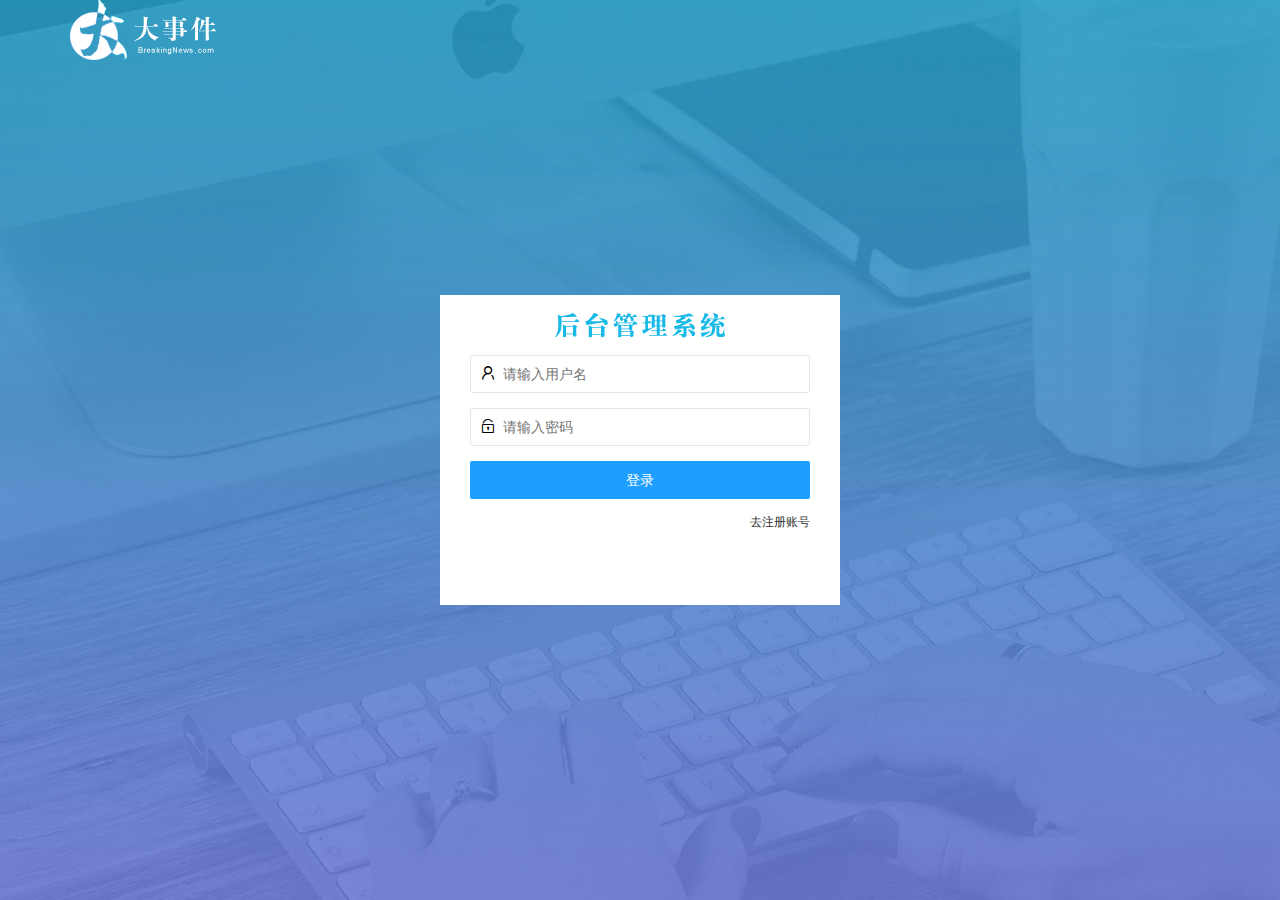
<file: login.html>
<!DOCTYPE html>
<html lang="en">

<head>
  <meta charset="UTF-8">
  <meta name="viewport" content="width=device-width, initial-scale=1.0">
  <title>大事件 登录/注册</title>

  <!-- 导入LayUI 的样式 -->
  <link rel="stylesheet" href="/assets/lib/layui/css/layui.css" />
  <!-- 导入自己的样式 -->
  <link rel="stylesheet" href="/assets/css/login.css" />
</head>

<body>
  <!-- 头部logo -->
  <div class="layui-main">
    <img src="/assets/images/logo.png" alt="" />
  </div>
  <!-- 登录注册区 -->
  <div class="logBox">
    <div class="title-box"> </div>
    <!-- 登录 -->
    <div class="login-box">
      <!-- 登录的表单 -->
      <!-- 用户名 -->
      <form class="layui-form" id="form_login">
        <div class="layui-form-item">
          <i class="layui-icon layui-icon-username"></i>
          <input type="text" name="username" required lay-verify="required" placeholder="请输入用户名" autocomplete="off"
            class="layui-input">
        </div>
        <!-- 密码 -->
        <div class="layui-form-item">
          <i class="layui-icon layui-icon-password "></i>
          <input type="password" name="password" required lay-verify="required|pwd" placeholder="请输入密码"
            autocomplete="off" class="layui-input">
        </div>
        <!-- 登录按钮 -->
        <div class="layui-form-item">
          <button class="layui-btn layui-btn-fluid  layui-btn-normal" lay-submit>登录</button>

        </div>
        <div class="layui-form-item links">
          <a href="javascript:;" id="link_reg">去注册账号</a>
        </div>
      </form>

    </div>
    <!-- 注册 -->
    <div class="reg-box">
      <!-- 注册的表单 -->
      <form class="layui-form" id="form_reg">
        <!-- 用户名 -->
        <div class="layui-form-item">
          <i class="layui-icon layui-icon-username"></i>
          <input type="text" name="username" required lay-verify="required" placeholder="请输入用户名" autocomplete="off"
            class="layui-input">
        </div>
        <!-- 密码 -->
        <div class="layui-form-item">
          <i class="layui-icon layui-icon-password "></i>
          <input type="password" name="password" required lay-verify="required|pwd" placeholder="请输入密码"
            autocomplete="off" class="layui-input">
        </div>
        <!-- 密码确认框 -->
        <div class="layui-form-item">
          <i class="layui-icon layui-icon-password "></i>
          <input type="password" name="repassword" required lay-verify="required|pwd|repwd" placeholder="再次确认密码"
            autocomplete="off" class="layui-input">
        </div>
        <!-- 注册按钮 -->
        <div class="layui-form-item">
          <button class="layui-btn layui-btn-fluid  layui-btn-normal" lay-submit>注册</button>

        </div>
        <div class="layui-form-item links">
          <a href="javascript:;" id="link_login">去登录</a>
        </div>
      </form>

    </div>
  </div>
  <!-- 导入Layui 的js文件-->
  <script src="/assets/lib/layui/layui.all.js"></script>
  <!-- 导入JQuery -->
  <script src="/assets/lib/jquery.js"></script>
  <!-- 导入自己封装的 baseAPI.js -->
  <script src="/assets/js/baseAPI.js"></script>
  <!-- 导入自己的js -->
  <script src="/assets/js/login.js"></script>

</body>

</html>
</file>
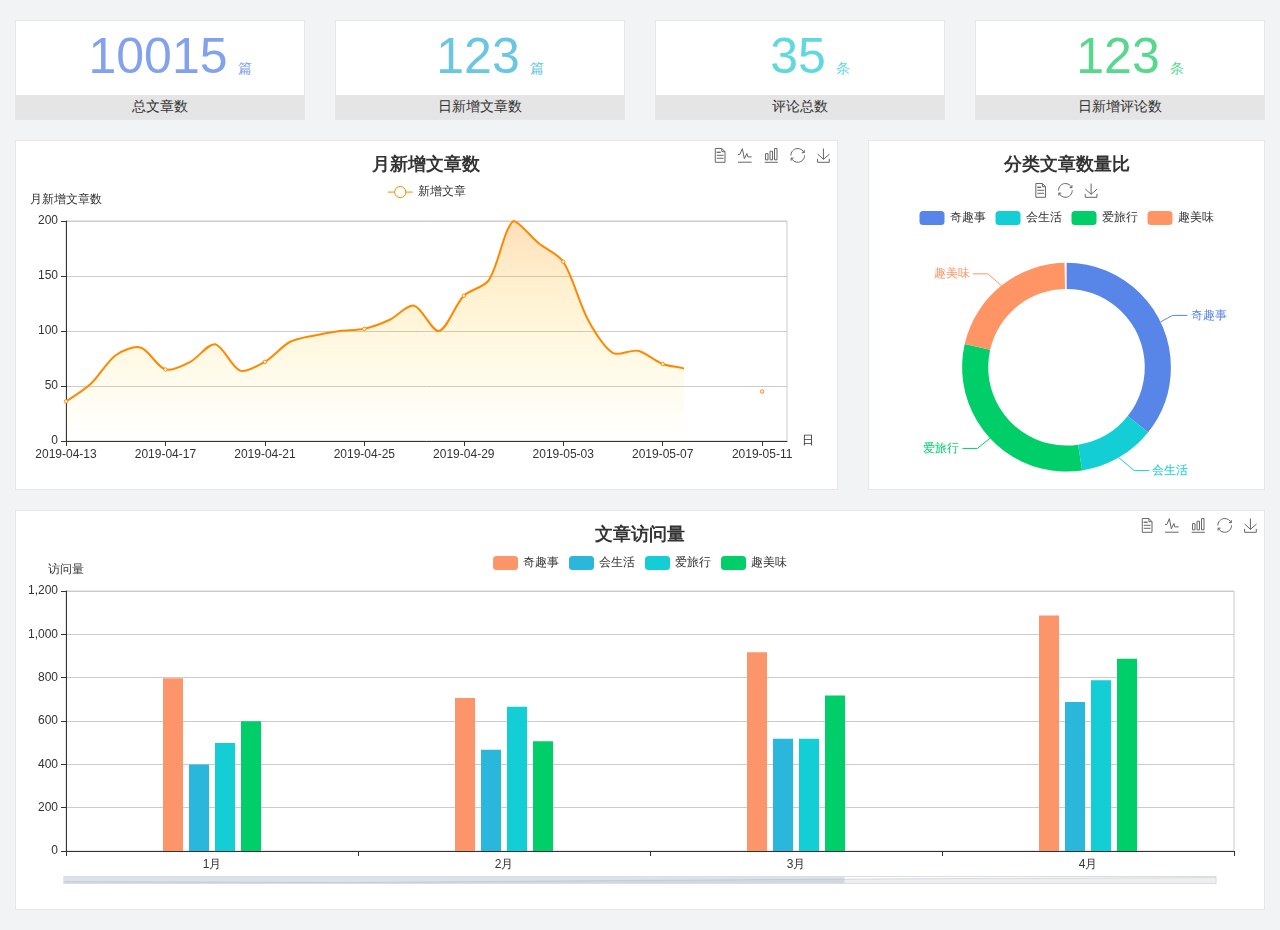
<file: home/dashboard.html>
<!DOCTYPE html>
<html lang="en">

<head>
  <meta charset="UTF-8">
  <meta name="viewport" content="width=device-width, initial-scale=1.0">
  <meta http-equiv="X-UA-Compatible" content="ie=edge">
  <title>图表统计</title>
  <link rel="stylesheet" href="../../assets/lib/bootstrap.css" />
  <link rel="stylesheet" href="../../assets/lib/main.css" />
  <script src="../../assets/lib/jquery.js"></script>
  <script type="text/javascript" src="../../assets/lib/echarts.min.js"></script>
</head>

<body>
  <div class="container-fluid">
    <div class="row spannel_list">
      <div class="col-sm-3 col-xs-6">
        <div class="spannel">
          <em>10015</em><span>篇</span>
          <b>总文章数</b>
        </div>
      </div>
      <div class="col-sm-3 col-xs-6">
        <div class="spannel scolor01">
          <em>123</em><span>篇</span>
          <b>日新增文章数</b>
        </div>
      </div>
      <div class="col-sm-3 col-xs-6">
        <div class="spannel scolor02">
          <em>35</em><span>条</span>
          <b>评论总数</b>
        </div>
      </div>
      <div class="col-sm-3 col-xs-6">
        <div class="spannel scolor03">
          <em>123</em><span>条</span>
          <b>日新增评论数</b>
        </div>
      </div>
    </div>
  </div>

  <div class="container-fluid">
    <div class="row curve-pie">
      <div class="col-lg-8 col-md-8">
        <div class="gragh_pannel" id="curve_show"></div>
      </div>
      <div class="col-lg-4 col-md-4">
        <div class="gragh_pannel" id="pie_show"></div>
      </div>
    </div>
  </div>

  <div class="container-fluid">
    <div class="column_pannel" id="column_show"></div>
  </div>

  <script>
    var oChart = echarts.init(document.getElementById('curve_show'));
    var aList_all = [
      { 'count': 36, 'date': '2019-04-13' },
      { 'count': 52, 'date': '2019-04-14' },
      { 'count': 78, 'date': '2019-04-15' },
      { 'count': 85, 'date': '2019-04-16' },
      { 'count': 65, 'date': '2019-04-17' },
      { 'count': 72, 'date': '2019-04-18' },
      { 'count': 88, 'date': '2019-04-19' },
      { 'count': 64, 'date': '2019-04-20' },
      { 'count': 72, 'date': '2019-04-21' },
      { 'count': 90, 'date': '2019-04-22' },
      { 'count': 96, 'date': '2019-04-23' },
      { 'count': 100, 'date': '2019-04-24' },
      { 'count': 102, 'date': '2019-04-25' },
      { 'count': 110, 'date': '2019-04-26' },
      { 'count': 123, 'date': '2019-04-27' },
      { 'count': 100, 'date': '2019-04-28' },
      { 'count': 132, 'date': '2019-04-29' },
      { 'count': 146, 'date': '2019-04-30' },
      { 'count': 200, 'date': '2019-05-01' },
      { 'count': 180, 'date': '2019-05-02' },
      { 'count': 163, 'date': '2019-05-03' },
      { 'count': 110, 'date': '2019-05-04' },
      { 'count': 80, 'date': '2019-05-05' },
      { 'count': 82, 'date': '2019-05-06' },
      { 'count': 70, 'date': '2019-05-07' },
      { 'count': 65, 'date': '2019-05-08' },
      { 'count': 54, 'date': '2019-05-09' },
      { 'count': 40, 'date': '2019-05-10' },
      { 'count': 45, 'date': '2019-05-11' },
      { 'count': 38, 'date': '2019-05-12' },
    ];

    let aCount = [];
    let aDate = [];

    for (var i = 0; i < aList_all.length; i++) {
      aCount.push(aList_all[i].count);
      aDate.push(aList_all[i].date);
    }

    var chartopt = {
      title: {
        text: '月新增文章数',
        left: 'center',
        top: '10'
      },
      tooltip: {
        trigger: 'axis'
      },
      legend: {
        data: ['新增文章'],
        top: '40'
      },
      toolbox: {
        show: true,
        feature: {
          mark: { show: true },
          dataView: { show: true, readOnly: false },
          magicType: { show: true, type: ['line', 'bar'] },
          restore: { show: true },
          saveAsImage: { show: true }
        }
      },
      calculable: true,
      xAxis: [
        {
          name: '日',
          type: 'category',
          boundaryGap: false,
          data: aDate
        }
      ],
      yAxis: [
        {
          name: '月新增文章数',
          type: 'value'
        }
      ],
      series: [
        {
          name: '新增文章',
          type: 'line',
          smooth: true,
          itemStyle: { normal: { areaStyle: { type: 'default' }, color: '#f80' }, lineStyle: { color: '#f80' } },
          data: aCount
        }],
      areaStyle: {
        normal: {
          color: new echarts.graphic.LinearGradient(0, 0, 0, 1, [{
            offset: 0,
            color: 'rgba(255,136,0,0.39)'
          }, {
            offset: .34,
            color: 'rgba(255,180,0,0.25)'
          }, {
            offset: 1,
            color: 'rgba(255,222,0,0.00)'
          }])

        }
      },
      grid: {
        show: true,
        x: 50,
        x2: 50,
        y: 80,
        height: 220
      }
    };

    oChart.setOption(chartopt);


    var oPie = echarts.init(document.getElementById('pie_show'));
    var oPieopt =
    {
      title: {
        top: 10,
        text: '分类文章数量比',
        x: 'center'
      },
      tooltip: {
        trigger: 'item',
        formatter: "{a} <br/>{b} : {c} ({d}%)"
      },
      color: ['#5885e8', '#13cfd5', '#00ce68', '#ff9565'],
      legend: {
        x: 'center',
        top: 65,
        data: ['奇趣事', '会生活', '爱旅行', '趣美味']
      },
      toolbox: {
        show: true,
        x: 'center',
        top: 35,
        feature: {
          mark: { show: true },
          dataView: { show: true, readOnly: false },
          magicType: {
            show: true,
            type: ['pie', 'funnel'],
            option: {
              funnel: {
                x: '25%',
                width: '50%',
                funnelAlign: 'left',
                max: 1548
              }
            }
          },
          restore: { show: true },
          saveAsImage: { show: true }
        }
      },
      calculable: true,
      series: [
        {
          name: '访问来源',
          type: 'pie',
          radius: ['45%', '60%'],
          center: ['50%', '65%'],
          data: [
            { value: 300, name: '奇趣事' },
            { value: 100, name: '会生活' },
            { value: 260, name: '爱旅行' },
            { value: 180, name: '趣美味' }
          ]
        }
      ]
    };
    oPie.setOption(oPieopt);



    var oColumn = this.echarts.init(document.getElementById('column_show'));
    var oColumnopt =
    {
      title: {
        text: '文章访问量',
        left: 'center',
        top: '10'
      },
      tooltip: {
        trigger: 'axis'
      },
      legend: {
        data: ['奇趣事', '会生活', '爱旅行', '趣美味'],
        top: '40'
      },
      toolbox: {
        show: true,
        feature: {
          mark: { show: true },
          dataView: { show: true, readOnly: false },
          magicType: { show: true, type: ['line', 'bar'] },
          restore: { show: true },
          saveAsImage: { show: true }
        }
      },
      calculable: true,
      xAxis: [
        {
          type: 'category',
          data: ['1月', '2月', '3月', '4月', '5月']
        }
      ],
      yAxis: [
        {
          name: '访问量',
          type: 'value'
        }
      ],
      series: [
        {
          name: '奇趣事',
          type: 'bar',
          barWidth: 20,
          itemStyle: {
            normal: { areaStyle: { type: 'default' }, color: '#fd956a' }
          },
          data: [800, 708, 920, 1090, 1200]
        },
        {
          name: '会生活',
          type: 'bar',
          barWidth: 20,
          itemStyle: {
            normal: { areaStyle: { type: 'default' }, color: '#2bb6db' }
          },
          data: [400, 468, 520, 690, 800]
        },
        {
          name: '爱旅行',
          type: 'bar',
          barWidth: 20,
          itemStyle: {
            normal: { areaStyle: { type: 'default' }, color: '#13cfd5' }
          },
          data: [500, 668, 520, 790, 900]
        },
        {
          name: '趣美味',
          type: 'bar',
          barWidth: 20,
          itemStyle: {
            normal: { areaStyle: { type: 'default' }, color: '#00ce68' }
          },
          data: [600, 508, 720, 890, 1000]
        }
      ],
      grid: {
        show: true,
        x: 50,
        x2: 30,
        y: 80,
        height: 260
      },
      dataZoom: [//给x轴设置滚动条
        {
          start: 0,//默认为0
          end: 100 - 1000 / 31,//默认为100
          type: 'slider',
          show: true,
          xAxisIndex: [0],
          handleSize: 0,//滑动条的 左右2个滑动条的大小
          height: 8,//组件高度
          left: 45, //左边的距离
          right: 50,//右边的距离
          bottom: 26,//右边的距离
          handleColor: '#ddd',//h滑动图标的颜色
          handleStyle: {
            borderColor: "#cacaca",
            borderWidth: "1",
            shadowBlur: 2,
            background: "#ddd",
            shadowColor: "#ddd",
          }
        }]
    };
    oColumn.setOption(oColumnopt);
  </script>
</body>

</html>
</file>
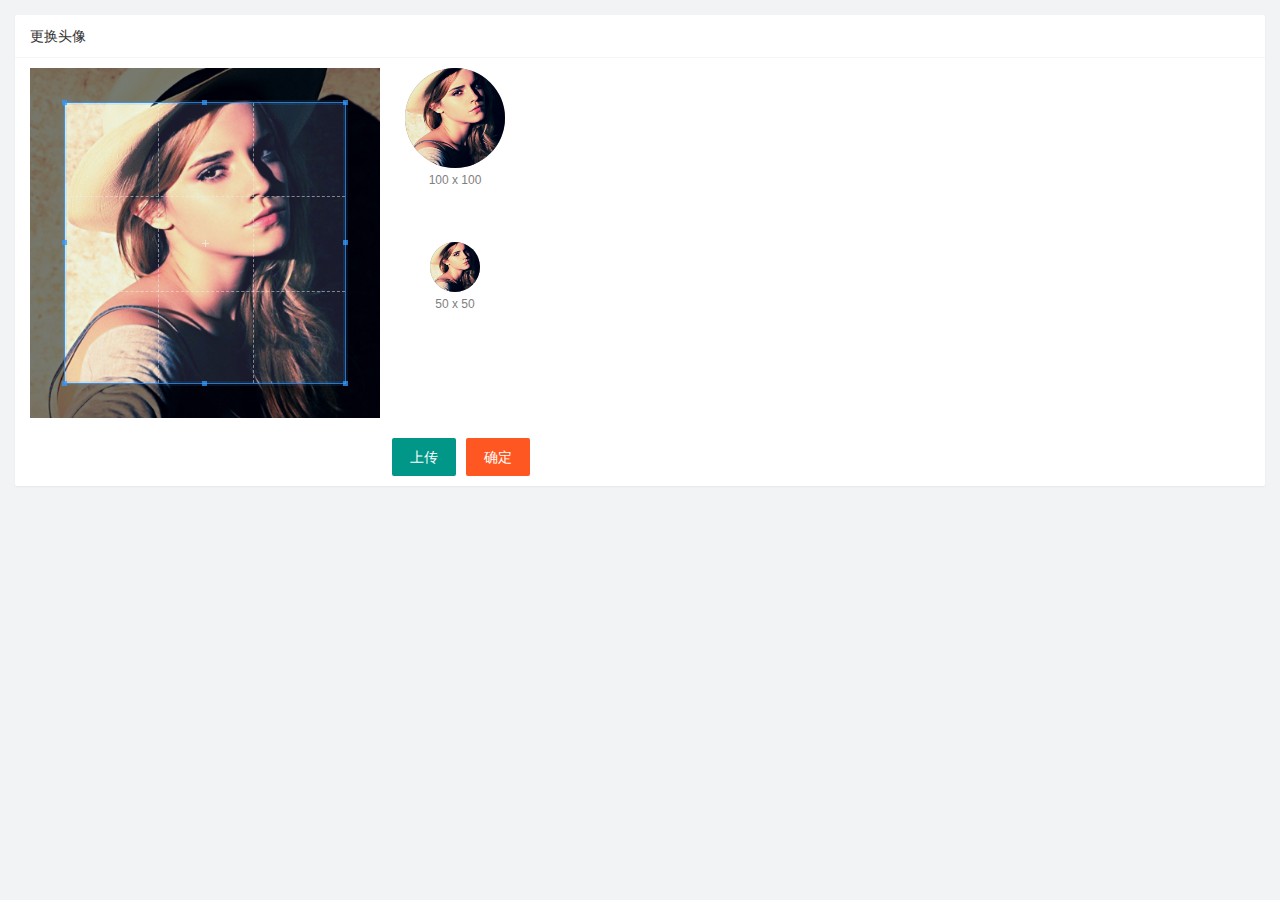
<file: user/user_avatar.html>
<!DOCTYPE html>
<html lang="en">

<head>
  <meta charset="UTF-8">
  <meta name="viewport" content="width=device-width, initial-scale=1.0">
  <title>Document</title>
  <link rel="stylesheet" href="/assets/lib/layui/css/layui.css" />
  <!-- 图片裁剪插件 -->
  <link rel="stylesheet" href="/assets/lib/cropper/cropper.css" />
  <link rel="stylesheet" href="/assets/css/user/user_avatar.css" />
</head>

<body>
  <!-- 卡片区域 -->
  <div class="layui-card">
    <div class="layui-card-header">更换头像</div>
    <div class="layui-card-body">
       <!-- 第一行的图片裁剪和预览区域 -->
       <div class="row1">
        <!-- 图片裁剪区域 -->
        <div class="cropper-box">
          <!-- 这个 img 标签很重要，将来会把它初始化为裁剪区域 -->
          <img id="image" src="/assets/images/sample.jpg" />
        </div>
        <!-- 图片的预览区域 -->
        <div class="preview-box">
          <div>
            <!-- 宽高为 100px 的预览区域 -->
            <div class="img-preview w100"></div>
            <p class="size">100 x 100</p>
          </div>
          <div>
            <!-- 宽高为 50px 的预览区域 -->
            <div class="img-preview w50"></div>
            <p class="size">50 x 50</p>
          </div>
        </div>
      </div>

      <!-- 第二行的按钮区域 -->
      <div class="row2">
        <!-- 通过 accept 属性，可以指定，允许用户选择什么类型的文件 -->
        <input type="file" id="file" accept="image/png,image/jpeg" />
        <button type="button" class="layui-btn" id="btnChooseImage">上传</button>
        <button type="button" class="layui-btn layui-btn-danger" id="btnUpload">确定</button>
      </div>
    </div>
    </div>
  </div>


  <script src="/assets/lib/layui/layui.all.js"></script>
   <!-- 图片裁剪插件 -->
  <script src="/assets/lib/jquery.js"></script>
  <script src="/assets/lib/cropper/Cropper.js"></script>
  <script src="/assets/lib/cropper/jquery-cropper.js"></script>

  <script src="/assets/js/baseAPI.js"></script>
  <script src="/assets/js/user/user_avatar.js"></script>
</body>

</html>
</file>
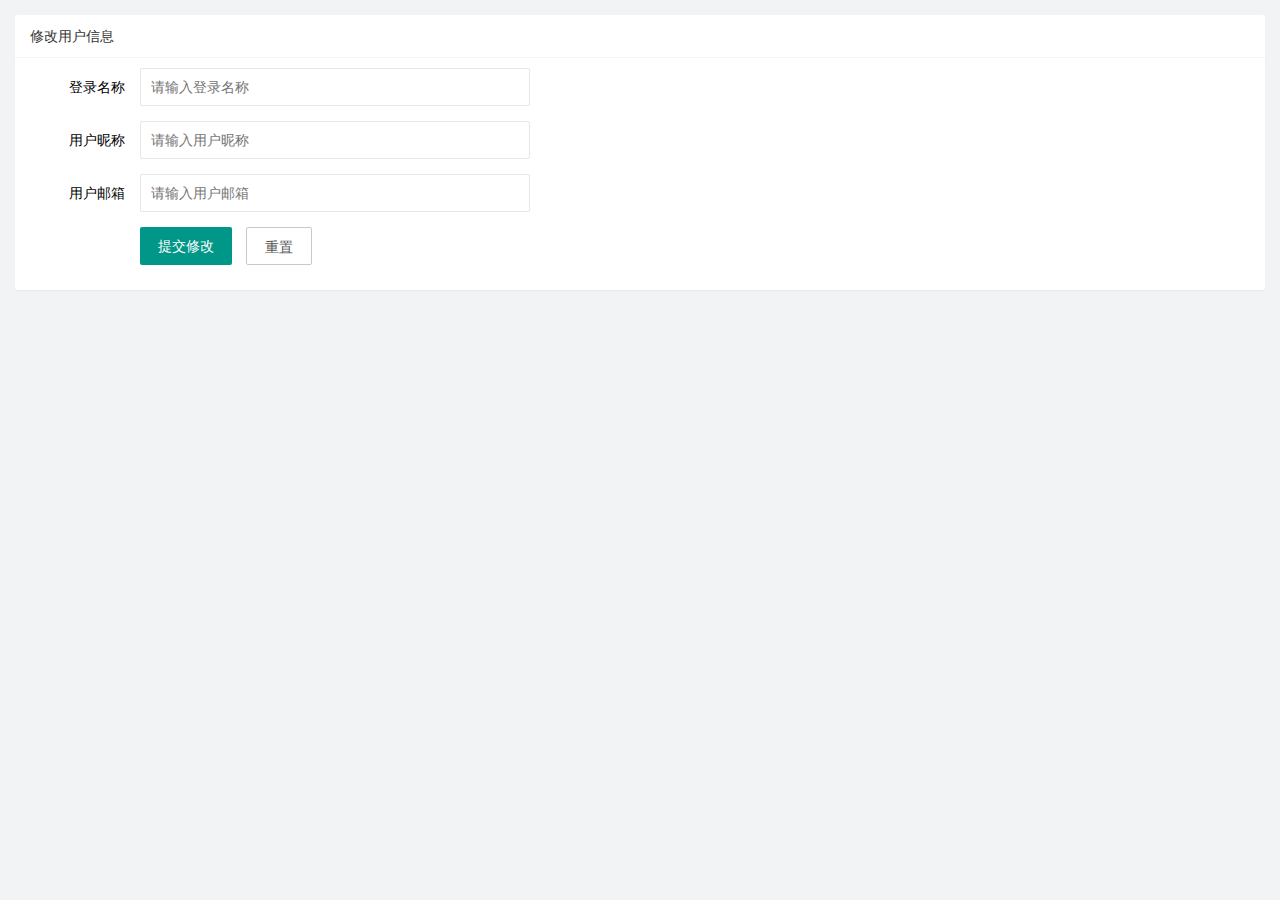
<file: user/user_info.html>
<!DOCTYPE html>
<html lang="en">

<head>
  <meta charset="UTF-8">
  <meta name="viewport" content="width=device-width, initial-scale=1.0">
  <title>Document</title>
  <!-- 导入 layui 的样式 -->
  <link rel="stylesheet" href="/assets/lib/layui/css/layui.css" />
  <!-- 导入自己的样式 -->
  <link rel="stylesheet" href="/assets/css/user/user_info.css" />
</head>

<body>
  <!-- 卡片区域 -->
  <div class="layui-card">
    <div class="layui-card-header">修改用户信息</div>
    <div class="layui-card-body">
      <!-- form 表单区域 -->
      <form class="layui-form" lay-filter="formUserInfo">
        <div class="layui-form-item">
          <!-- 这是隐藏域 -->
          <input type="hidden" name="id" value="" />
          <label class="layui-form-label">登录名称</label>
          <div class="layui-input-block">
            <input type="text" name="username" required lay-verify="required" placeholder="请输入登录名称" autocomplete="off"
              class="layui-input" readonly>
          </div>
        </div>
        <div class="layui-form-item">
          <label class="layui-form-label">用户昵称</label>
          <div class="layui-input-block">
            <input type="text" name="nickname" required lay-verify="required|nickname" placeholder="请输入用户昵称"
              autocomplete="off" class="layui-input">
          </div>
        </div>
        <div class="layui-form-item">
          <label class="layui-form-label">用户邮箱</label>
          <div class="layui-input-block">
            <input type="text" name="email" required lay-verify="required|email" placeholder="请输入用户邮箱"
              autocomplete="off" class="layui-input">
          </div>
        </div>
        <div class="layui-form-item">
          <div class="layui-input-block">
            <button class="layui-btn" lay-submit lay-filter="formDemo">提交修改</button>
            <button type="reset" class="layui-btn layui-btn-primary" id="btnReset">重置</button>
          </div>
        </div>
      </form>
    </div>
  </div>


  <!-- 导入 layui 的 js -->
  <script src="/assets/lib/layui/layui.all.js"></script>
  <!-- 导入 jquery -->
  <script src="/assets/lib/jquery.js"></script>
  <!-- 导入 baseAPI -->
  <script src="/assets/js/baseAPI.js"></script>
  <!-- 导入自己的 js -->
  <script src="/assets/js/user/user_info.js"></script>
</body>

</html>
</file>
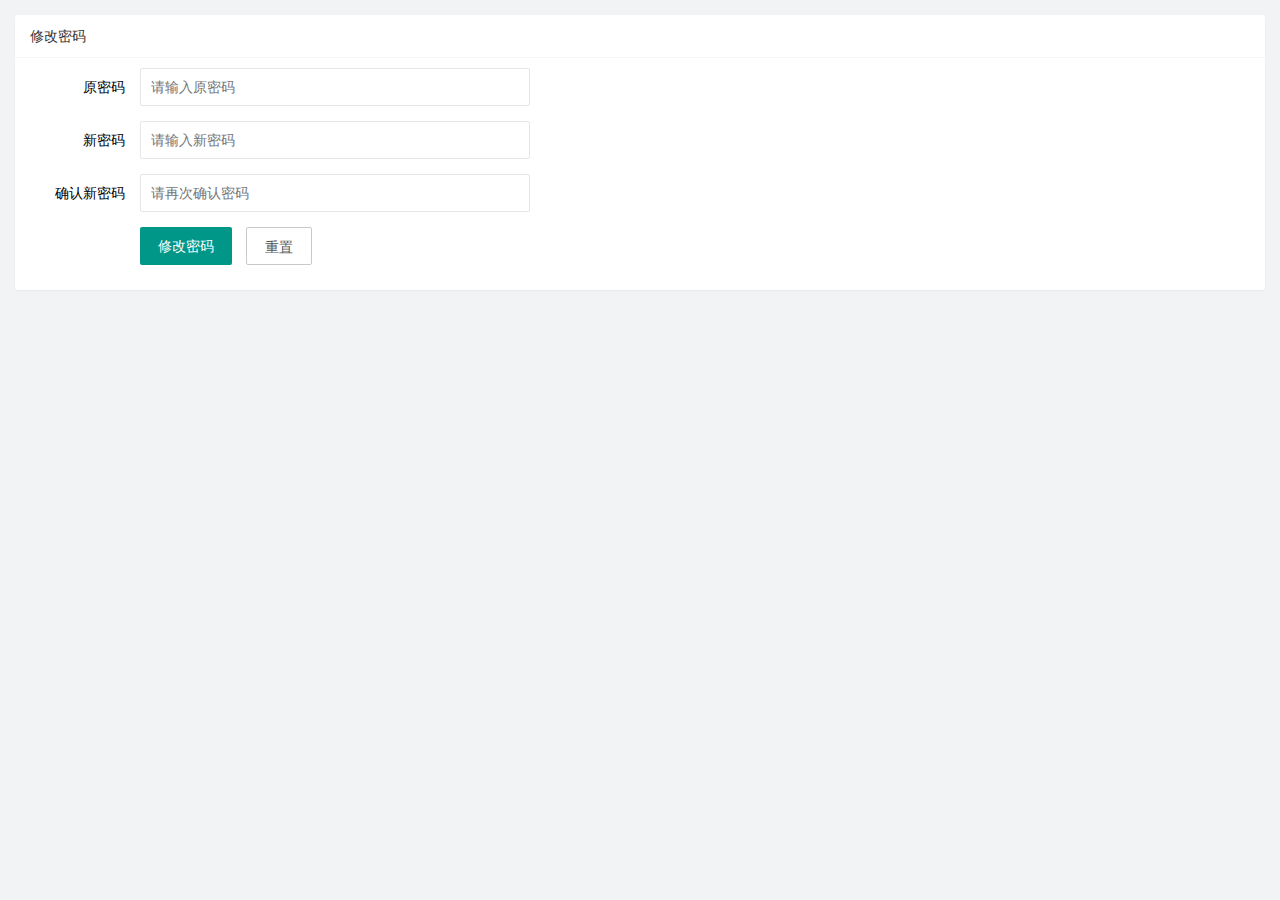
<file: user/user_pwd.html>
<!DOCTYPE html>
<html lang="en">

<head>
  <meta charset="UTF-8">
  <meta name="viewport" content="width=device-width, initial-scale=1.0">
  <title>Document</title>
  <link rel="stylesheet" href="/assets/lib/layui/css/layui.css" />
  <link rel="stylesheet" href="/assets/css/user/user_pwd.css">
</head>

<body>
  <!-- 卡片区域 -->
  <div class="layui-card">
    <div class="layui-card-header">修改密码</div>
    <div class="layui-card-body">
      <form class="layui-form" action="">
        <div class="layui-form-item">
          <label class="layui-form-label">原密码</label>
          <div class="layui-input-block">
            <input type="text" name="oldPwd" required lay-verify="required|pwd" placeholder="请输入原密码" autocomplete="off"
              class="layui-input">
          </div>
        </div>
        <div class="layui-form-item">
          <label class="layui-form-label">新密码</label>
          <div class="layui-input-block">
            <input type="text" name="newPwd" required lay-verify="required|pwd|samePwd" placeholder="请输入新密码" autocomplete="off"
              class="layui-input">
          </div>
        </div>
        <div class="layui-form-item">
          <label class="layui-form-label">确认新密码</label>
          <div class="layui-input-block">
            <input type="text" name="rePwd" required lay-verify="required|pwd|rePwd" placeholder="请再次确认密码" autocomplete="off"
              class="layui-input">
          </div>
        </div>
        <div class="layui-form-item">
          <div class="layui-input-block">
            <button class="layui-btn" lay-submit lay-filter="formDemo">修改密码</button>
            <button type="reset" class="layui-btn layui-btn-primary">重置</button>
          </div>
        </div>
      </form>
    </div>
  </div>


  <!-- 导入 layui 的 js -->
  <script src="/assets/lib/layui/layui.all.js"></script>
  <!-- 导入 jQuery -->
  <script src="/assets/lib/jquery.js"></script>
  <!-- 导入 baseAPI -->
  <script src="/assets/js/baseAPI.js"></script>
  <!-- 导入自己的 js -->
  <script src="/assets/js/user/user_pwd.js"></script>
</body>

</html>
</file>
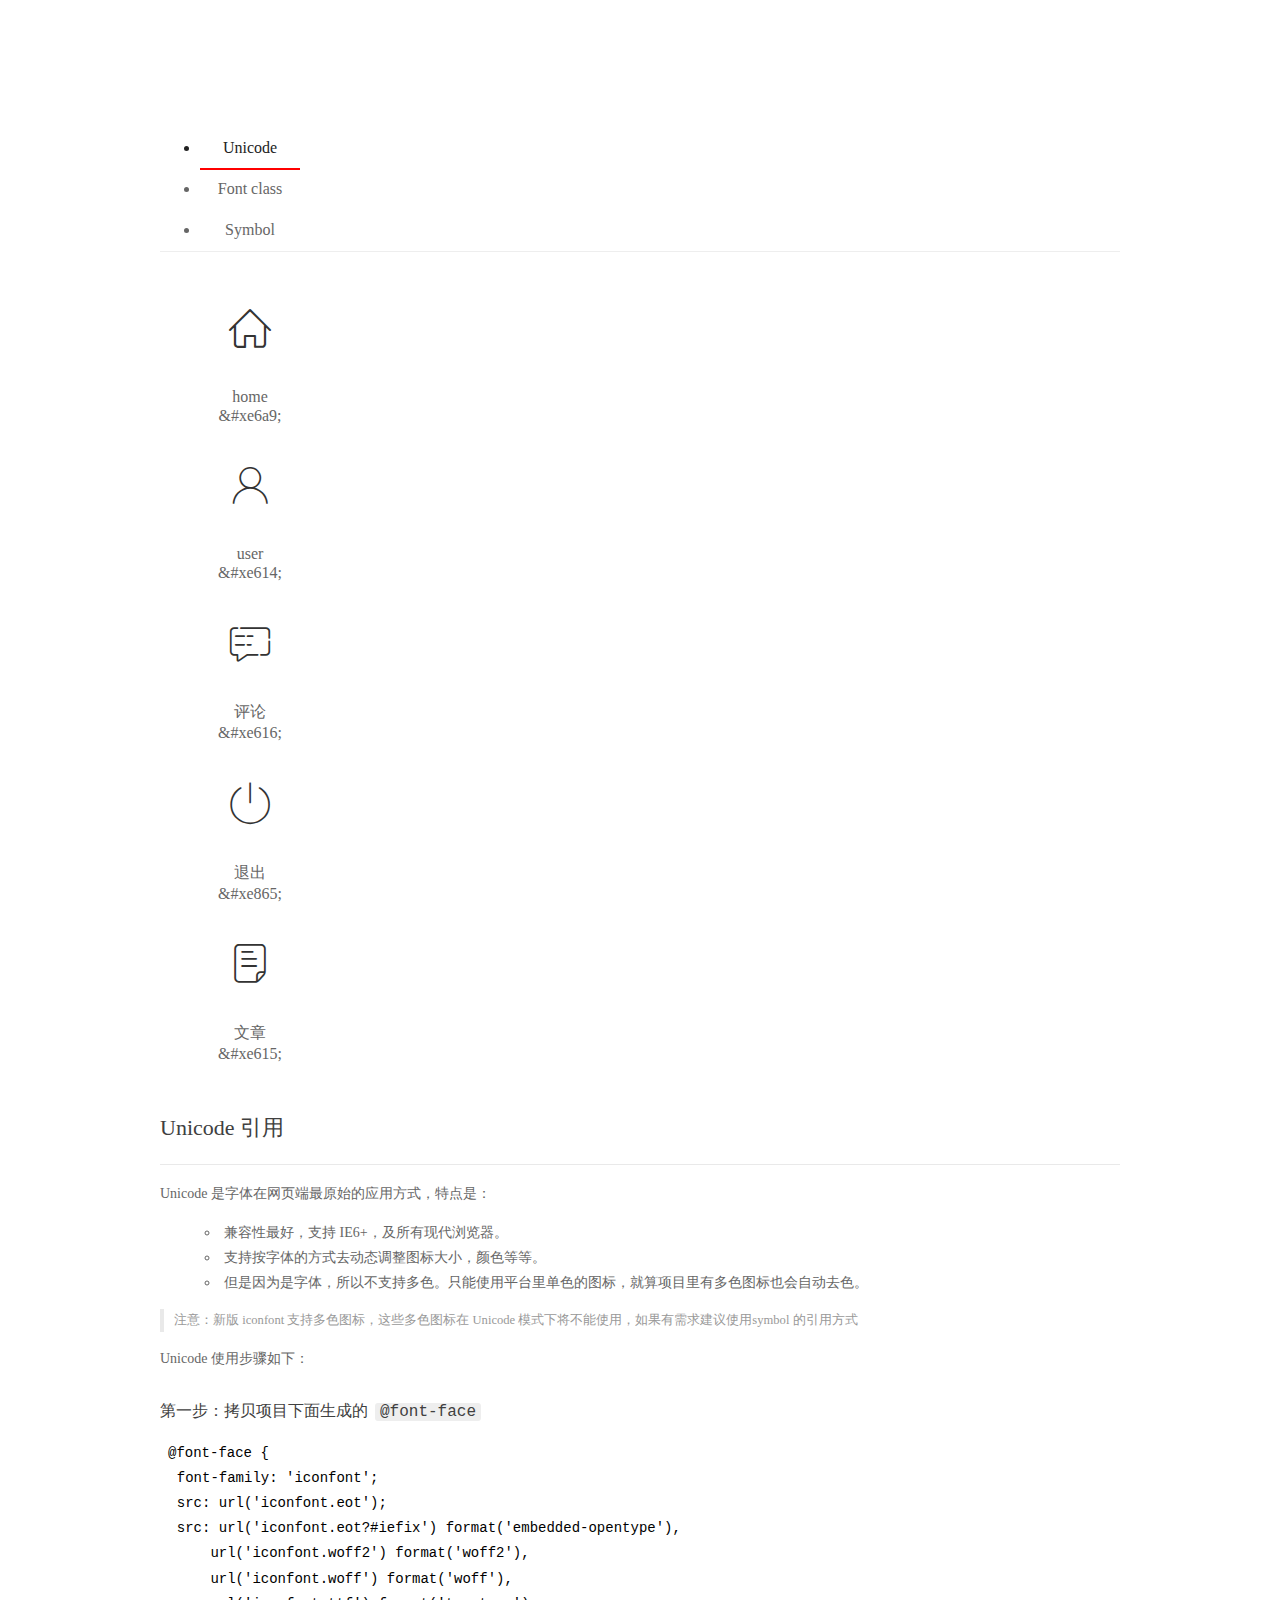
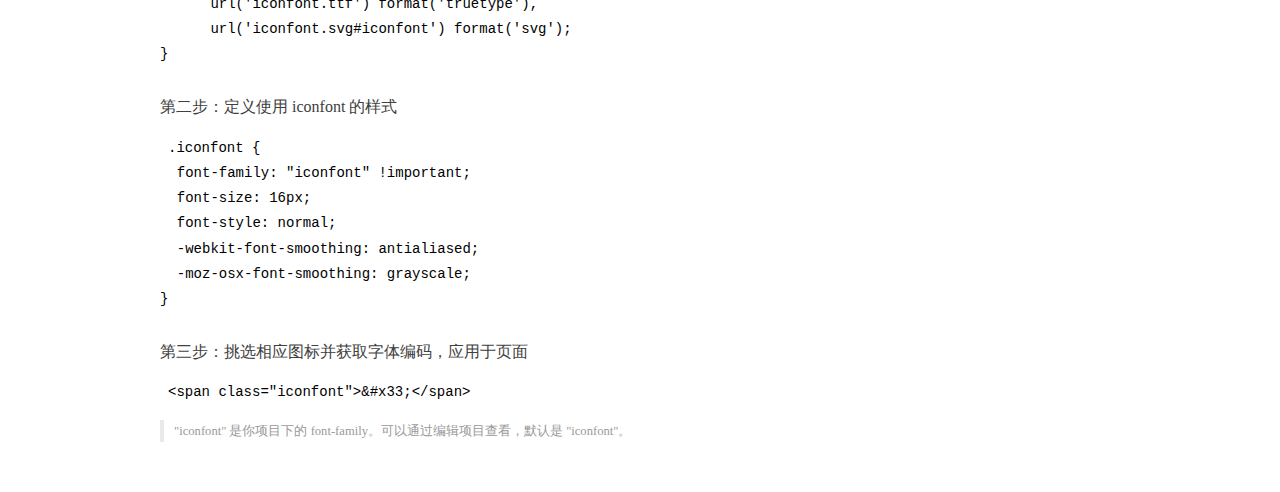
<file: assets/fonts/demo_index.html>
<!DOCTYPE html>
<html>
<head>
  <meta charset="utf-8"/>
  <title>IconFont Demo</title>
  <link rel="shortcut icon" href="https://gtms04.alicdn.com/tps/i4/TB1_oz6GVXXXXaFXpXXJDFnIXXX-64-64.ico" type="image/x-icon"/>
  <link rel="stylesheet" href="https://g.alicdn.com/thx/cube/1.3.2/cube.min.css">
  <link rel="stylesheet" href="demo.css">
  <link rel="stylesheet" href="iconfont.css">
  <script src="iconfont.js"></script>
  <!-- jQuery -->
  <script src="https://a1.alicdn.com/oss/uploads/2018/12/26/7bfddb60-08e8-11e9-9b04-53e73bb6408b.js"></script>
  <!-- 代码高亮 -->
  <script src="https://a1.alicdn.com/oss/uploads/2018/12/26/a3f714d0-08e6-11e9-8a15-ebf944d7534c.js"></script>
</head>
<body>
  <div class="main">
    <h1 class="logo"><a href="https://www.iconfont.cn/" title="iconfont 首页" target="_blank">&#xe86b;</a></h1>
    <div class="nav-tabs">
      <ul id="tabs" class="dib-box">
        <li class="dib active"><span>Unicode</span></li>
        <li class="dib"><span>Font class</span></li>
        <li class="dib"><span>Symbol</span></li>
      </ul>
      
    </div>
    <div class="tab-container">
      <div class="content unicode" style="display: block;">
          <ul class="icon_lists dib-box">
          
            <li class="dib">
              <span class="icon iconfont">&#xe6a9;</span>
                <div class="name">home</div>
                <div class="code-name">&amp;#xe6a9;</div>
              </li>
          
            <li class="dib">
              <span class="icon iconfont">&#xe614;</span>
                <div class="name">user</div>
                <div class="code-name">&amp;#xe614;</div>
              </li>
          
            <li class="dib">
              <span class="icon iconfont">&#xe616;</span>
                <div class="name">评论</div>
                <div class="code-name">&amp;#xe616;</div>
              </li>
          
            <li class="dib">
              <span class="icon iconfont">&#xe865;</span>
                <div class="name">退出</div>
                <div class="code-name">&amp;#xe865;</div>
              </li>
          
            <li class="dib">
              <span class="icon iconfont">&#xe615;</span>
                <div class="name">文章</div>
                <div class="code-name">&amp;#xe615;</div>
              </li>
          
          </ul>
          <div class="article markdown">
          <h2 id="unicode-">Unicode 引用</h2>
          <hr>

          <p>Unicode 是字体在网页端最原始的应用方式，特点是：</p>
          <ul>
            <li>兼容性最好，支持 IE6+，及所有现代浏览器。</li>
            <li>支持按字体的方式去动态调整图标大小，颜色等等。</li>
            <li>但是因为是字体，所以不支持多色。只能使用平台里单色的图标，就算项目里有多色图标也会自动去色。</li>
          </ul>
          <blockquote>
            <p>注意：新版 iconfont 支持多色图标，这些多色图标在 Unicode 模式下将不能使用，如果有需求建议使用symbol 的引用方式</p>
          </blockquote>
          <p>Unicode 使用步骤如下：</p>
          <h3 id="-font-face">第一步：拷贝项目下面生成的 <code>@font-face</code></h3>
<pre><code class="language-css"
>@font-face {
  font-family: 'iconfont';
  src: url('iconfont.eot');
  src: url('iconfont.eot?#iefix') format('embedded-opentype'),
      url('iconfont.woff2') format('woff2'),
      url('iconfont.woff') format('woff'),
      url('iconfont.ttf') format('truetype'),
      url('iconfont.svg#iconfont') format('svg');
}
</code></pre>
          <h3 id="-iconfont-">第二步：定义使用 iconfont 的样式</h3>
<pre><code class="language-css"
>.iconfont {
  font-family: "iconfont" !important;
  font-size: 16px;
  font-style: normal;
  -webkit-font-smoothing: antialiased;
  -moz-osx-font-smoothing: grayscale;
}
</code></pre>
          <h3 id="-">第三步：挑选相应图标并获取字体编码，应用于页面</h3>
<pre>
<code class="language-html"
>&lt;span class="iconfont"&gt;&amp;#x33;&lt;/span&gt;
</code></pre>
          <blockquote>
            <p>"iconfont" 是你项目下的 font-family。可以通过编辑项目查看，默认是 "iconfont"。</p>
          </blockquote>
          </div>
      </div>
      <div class="content font-class">
        <ul class="icon_lists dib-box">
          
          <li class="dib">
            <span class="icon iconfont icon-home"></span>
            <div class="name">
              home
            </div>
            <div class="code-name">.icon-home
            </div>
          </li>
          
          <li class="dib">
            <span class="icon iconfont icon-user"></span>
            <div class="name">
              user
            </div>
            <div class="code-name">.icon-user
            </div>
          </li>
          
          <li class="dib">
            <span class="icon iconfont icon-pinglun"></span>
            <div class="name">
              评论
            </div>
            <div class="code-name">.icon-pinglun
            </div>
          </li>
          
          <li class="dib">
            <span class="icon iconfont icon-tuichu"></span>
            <div class="name">
              退出
            </div>
            <div class="code-name">.icon-tuichu
            </div>
          </li>
          
          <li class="dib">
            <span class="icon iconfont icon-16"></span>
            <div class="name">
              文章
            </div>
            <div class="code-name">.icon-16
            </div>
          </li>
          
        </ul>
        <div class="article markdown">
        <h2 id="font-class-">font-class 引用</h2>
        <hr>

        <p>font-class 是 Unicode 使用方式的一种变种，主要是解决 Unicode 书写不直观，语意不明确的问题。</p>
        <p>与 Unicode 使用方式相比，具有如下特点：</p>
        <ul>
          <li>兼容性良好，支持 IE8+，及所有现代浏览器。</li>
          <li>相比于 Unicode 语意明确，书写更直观。可以很容易分辨这个 icon 是什么。</li>
          <li>因为使用 class 来定义图标，所以当要替换图标时，只需要修改 class 里面的 Unicode 引用。</li>
          <li>不过因为本质上还是使用的字体，所以多色图标还是不支持的。</li>
        </ul>
        <p>使用步骤如下：</p>
        <h3 id="-fontclass-">第一步：引入项目下面生成的 fontclass 代码：</h3>
<pre><code class="language-html">&lt;link rel="stylesheet" href="./iconfont.css"&gt;
</code></pre>
        <h3 id="-">第二步：挑选相应图标并获取类名，应用于页面：</h3>
<pre><code class="language-html">&lt;span class="iconfont icon-xxx"&gt;&lt;/span&gt;
</code></pre>
        <blockquote>
          <p>"
            iconfont" 是你项目下的 font-family。可以通过编辑项目查看，默认是 "iconfont"。</p>
        </blockquote>
      </div>
      </div>
      <div class="content symbol">
          <ul class="icon_lists dib-box">
          
            <li class="dib">
                <svg class="icon svg-icon" aria-hidden="true">
                  <use xlink:href="#icon-home"></use>
                </svg>
                <div class="name">home</div>
                <div class="code-name">#icon-home</div>
            </li>
          
            <li class="dib">
                <svg class="icon svg-icon" aria-hidden="true">
                  <use xlink:href="#icon-user"></use>
                </svg>
                <div class="name">user</div>
                <div class="code-name">#icon-user</div>
            </li>
          
            <li class="dib">
                <svg class="icon svg-icon" aria-hidden="true">
                  <use xlink:href="#icon-pinglun"></use>
                </svg>
                <div class="name">评论</div>
                <div class="code-name">#icon-pinglun</div>
            </li>
          
            <li class="dib">
                <svg class="icon svg-icon" aria-hidden="true">
                  <use xlink:href="#icon-tuichu"></use>
                </svg>
                <div class="name">退出</div>
                <div class="code-name">#icon-tuichu</div>
            </li>
          
            <li class="dib">
                <svg class="icon svg-icon" aria-hidden="true">
                  <use xlink:href="#icon-16"></use>
                </svg>
                <div class="name">文章</div>
                <div class="code-name">#icon-16</div>
            </li>
          
          </ul>
          <div class="article markdown">
          <h2 id="symbol-">Symbol 引用</h2>
          <hr>

          <p>这是一种全新的使用方式，应该说这才是未来的主流，也是平台目前推荐的用法。相关介绍可以参考这篇<a href="">文章</a>
            这种用法其实是做了一个 SVG 的集合，与另外两种相比具有如下特点：</p>
          <ul>
            <li>支持多色图标了，不再受单色限制。</li>
            <li>通过一些技巧，支持像字体那样，通过 <code>font-size</code>, <code>color</code> 来调整样式。</li>
            <li>兼容性较差，支持 IE9+，及现代浏览器。</li>
            <li>浏览器渲染 SVG 的性能一般，还不如 png。</li>
          </ul>
          <p>使用步骤如下：</p>
          <h3 id="-symbol-">第一步：引入项目下面生成的 symbol 代码：</h3>
<pre><code class="language-html">&lt;script src="./iconfont.js"&gt;&lt;/script&gt;
</code></pre>
          <h3 id="-css-">第二步：加入通用 CSS 代码（引入一次就行）：</h3>
<pre><code class="language-html">&lt;style&gt;
.icon {
  width: 1em;
  height: 1em;
  vertical-align: -0.15em;
  fill: currentColor;
  overflow: hidden;
}
&lt;/style&gt;
</code></pre>
          <h3 id="-">第三步：挑选相应图标并获取类名，应用于页面：</h3>
<pre><code class="language-html">&lt;svg class="icon" aria-hidden="true"&gt;
  &lt;use xlink:href="#icon-xxx"&gt;&lt;/use&gt;
&lt;/svg&gt;
</code></pre>
          </div>
      </div>

    </div>
  </div>
  <script>
  $(document).ready(function () {
      $('.tab-container .content:first').show()

      $('#tabs li').click(function (e) {
        var tabContent = $('.tab-container .content')
        var index = $(this).index()

        if ($(this).hasClass('active')) {
          return
        } else {
          $('#tabs li').removeClass('active')
          $(this).addClass('active')

          tabContent.hide().eq(index).fadeIn()
        }
      })
    })
  </script>
</body>
</html>
</file>
<file: assets/lib/layui/css/layui.css>
/** layui-v2.5.5 MIT License By https://www.layui.com */
 .layui-inline,img{display:inline-block;vertical-align:middle}h1,h2,h3,h4,h5,h6{font-weight:400}.layui-edge,.layui-header,.layui-inline,.layui-main{position:relative}.layui-body,.layui-edge,.layui-elip{overflow:hidden}.layui-btn,.layui-edge,.layui-inline,img{vertical-align:middle}.layui-btn,.layui-disabled,.layui-icon,.layui-unselect{-moz-user-select:none;-webkit-user-select:none;-ms-user-select:none}.layui-elip,.layui-form-checkbox span,.layui-form-pane .layui-form-label{text-overflow:ellipsis;white-space:nowrap}.layui-breadcrumb,.layui-tree-btnGroup{visibility:hidden}blockquote,body,button,dd,div,dl,dt,form,h1,h2,h3,h4,h5,h6,input,li,ol,p,pre,td,textarea,th,ul{margin:0;padding:0;-webkit-tap-highlight-color:rgba(0,0,0,0)}a:active,a:hover{outline:0}img{border:none}li{list-style:none}table{border-collapse:collapse;border-spacing:0}h4,h5,h6{font-size:100%}button,input,optgroup,option,select,textarea{font-family:inherit;font-size:inherit;font-style:inherit;font-weight:inherit;outline:0}pre{white-space:pre-wrap;white-space:-moz-pre-wrap;white-space:-pre-wrap;white-space:-o-pre-wrap;word-wrap:break-word}body{line-height:24px;font:14px Helvetica Neue,Helvetica,PingFang SC,Tahoma,Arial,sans-serif}hr{height:1px;margin:10px 0;border:0;clear:both}a{color:#333;text-decoration:none}a:hover{color:#777}a cite{font-style:normal;*cursor:pointer}.layui-border-box,.layui-border-box *{box-sizing:border-box}.layui-box,.layui-box *{box-sizing:content-box}.layui-clear{clear:both;*zoom:1}.layui-clear:after{content:'\20';clear:both;*zoom:1;display:block;height:0}.layui-inline{*display:inline;*zoom:1}.layui-edge{display:inline-block;width:0;height:0;border-width:6px;border-style:dashed;border-color:transparent}.layui-edge-top{top:-4px;border-bottom-color:#999;border-bottom-style:solid}.layui-edge-right{border-left-color:#999;border-left-style:solid}.layui-edge-bottom{top:2px;border-top-color:#999;border-top-style:solid}.layui-edge-left{border-right-color:#999;border-right-style:solid}.layui-disabled,.layui-disabled:hover{color:#d2d2d2!important;cursor:not-allowed!important}.layui-circle{border-radius:100%}.layui-show{display:block!important}.layui-hide{display:none!important}@font-face{font-family:layui-icon;src:url(../font/iconfont.eot?v=250);src:url(../font/iconfont.eot?v=250#iefix) format('embedded-opentype'),url(../font/iconfont.woff2?v=250) format('woff2'),url(../font/iconfont.woff?v=250) format('woff'),url(../font/iconfont.ttf?v=250) format('truetype'),url(../font/iconfont.svg?v=250#layui-icon) format('svg')}.layui-icon{font-family:layui-icon!important;font-size:16px;font-style:normal;-webkit-font-smoothing:antialiased;-moz-osx-font-smoothing:grayscale}.layui-icon-reply-fill:before{content:"\e611"}.layui-icon-set-fill:before{content:"\e614"}.layui-icon-menu-fill:before{content:"\e60f"}.layui-icon-search:before{content:"\e615"}.layui-icon-share:before{content:"\e641"}.layui-icon-set-sm:before{content:"\e620"}.layui-icon-engine:before{content:"\e628"}.layui-icon-close:before{content:"\1006"}.layui-icon-close-fill:before{content:"\1007"}.layui-icon-chart-screen:before{content:"\e629"}.layui-icon-star:before{content:"\e600"}.layui-icon-circle-dot:before{content:"\e617"}.layui-icon-chat:before{content:"\e606"}.layui-icon-release:before{content:"\e609"}.layui-icon-list:before{content:"\e60a"}.layui-icon-chart:before{content:"\e62c"}.layui-icon-ok-circle:before{content:"\1005"}.layui-icon-layim-theme:before{content:"\e61b"}.layui-icon-table:before{content:"\e62d"}.layui-icon-right:before{content:"\e602"}.layui-icon-left:before{content:"\e603"}.layui-icon-cart-simple:before{content:"\e698"}.layui-icon-face-cry:before{content:"\e69c"}.layui-icon-face-smile:before{content:"\e6af"}.layui-icon-survey:before{content:"\e6b2"}.layui-icon-tree:before{content:"\e62e"}.layui-icon-upload-circle:before{content:"\e62f"}.layui-icon-add-circle:before{content:"\e61f"}.layui-icon-download-circle:before{content:"\e601"}.layui-icon-templeate-1:before{content:"\e630"}.layui-icon-util:before{content:"\e631"}.layui-icon-face-surprised:before{content:"\e664"}.layui-icon-edit:before{content:"\e642"}.layui-icon-speaker:before{content:"\e645"}.layui-icon-down:before{content:"\e61a"}.layui-icon-file:before{content:"\e621"}.layui-icon-layouts:before{content:"\e632"}.layui-icon-rate-half:before{content:"\e6c9"}.layui-icon-add-circle-fine:before{content:"\e608"}.layui-icon-prev-circle:before{content:"\e633"}.layui-icon-read:before{content:"\e705"}.layui-icon-404:before{content:"\e61c"}.layui-icon-carousel:before{content:"\e634"}.layui-icon-help:before{content:"\e607"}.layui-icon-code-circle:before{content:"\e635"}.layui-icon-water:before{content:"\e636"}.layui-icon-username:before{content:"\e66f"}.layui-icon-find-fill:before{content:"\e670"}.layui-icon-about:before{content:"\e60b"}.layui-icon-location:before{content:"\e715"}.layui-icon-up:before{content:"\e619"}.layui-icon-pause:before{content:"\e651"}.layui-icon-date:before{content:"\e637"}.layui-icon-layim-uploadfile:before{content:"\e61d"}.layui-icon-delete:before{content:"\e640"}.layui-icon-play:before{content:"\e652"}.layui-icon-top:before{content:"\e604"}.layui-icon-friends:before{content:"\e612"}.layui-icon-refresh-3:before{content:"\e9aa"}.layui-icon-ok:before{content:"\e605"}.layui-icon-layer:before{content:"\e638"}.layui-icon-face-smile-fine:before{content:"\e60c"}.layui-icon-dollar:before{content:"\e659"}.layui-icon-group:before{content:"\e613"}.layui-icon-layim-download:before{content:"\e61e"}.layui-icon-picture-fine:before{content:"\e60d"}.layui-icon-link:before{content:"\e64c"}.layui-icon-diamond:before{content:"\e735"}.layui-icon-log:before{content:"\e60e"}.layui-icon-rate-solid:before{content:"\e67a"}.layui-icon-fonts-del:before{content:"\e64f"}.layui-icon-unlink:before{content:"\e64d"}.layui-icon-fonts-clear:before{content:"\e639"}.layui-icon-triangle-r:before{content:"\e623"}.layui-icon-circle:before{content:"\e63f"}.layui-icon-radio:before{content:"\e643"}.layui-icon-align-center:before{content:"\e647"}.layui-icon-align-right:before{content:"\e648"}.layui-icon-align-left:before{content:"\e649"}.layui-icon-loading-1:before{content:"\e63e"}.layui-icon-return:before{content:"\e65c"}.layui-icon-fonts-strong:before{content:"\e62b"}.layui-icon-upload:before{content:"\e67c"}.layui-icon-dialogue:before{content:"\e63a"}.layui-icon-video:before{content:"\e6ed"}.layui-icon-headset:before{content:"\e6fc"}.layui-icon-cellphone-fine:before{content:"\e63b"}.layui-icon-add-1:before{content:"\e654"}.layui-icon-face-smile-b:before{content:"\e650"}.layui-icon-fonts-html:before{content:"\e64b"}.layui-icon-form:before{content:"\e63c"}.layui-icon-cart:before{content:"\e657"}.layui-icon-camera-fill:before{content:"\e65d"}.layui-icon-tabs:before{content:"\e62a"}.layui-icon-fonts-code:before{content:"\e64e"}.layui-icon-fire:before{content:"\e756"}.layui-icon-set:before{content:"\e716"}.layui-icon-fonts-u:before{content:"\e646"}.layui-icon-triangle-d:before{content:"\e625"}.layui-icon-tips:before{content:"\e702"}.layui-icon-picture:before{content:"\e64a"}.layui-icon-more-vertical:before{content:"\e671"}.layui-icon-flag:before{content:"\e66c"}.layui-icon-loading:before{content:"\e63d"}.layui-icon-fonts-i:before{content:"\e644"}.layui-icon-refresh-1:before{content:"\e666"}.layui-icon-rmb:before{content:"\e65e"}.layui-icon-home:before{content:"\e68e"}.layui-icon-user:before{content:"\e770"}.layui-icon-notice:before{content:"\e667"}.layui-icon-login-weibo:before{content:"\e675"}.layui-icon-voice:before{content:"\e688"}.layui-icon-upload-drag:before{content:"\e681"}.layui-icon-login-qq:before{content:"\e676"}.layui-icon-snowflake:before{content:"\e6b1"}.layui-icon-file-b:before{content:"\e655"}.layui-icon-template:before{content:"\e663"}.layui-icon-auz:before{content:"\e672"}.layui-icon-console:before{content:"\e665"}.layui-icon-app:before{content:"\e653"}.layui-icon-prev:before{content:"\e65a"}.layui-icon-website:before{content:"\e7ae"}.layui-icon-next:before{content:"\e65b"}.layui-icon-component:before{content:"\e857"}.layui-icon-more:before{content:"\e65f"}.layui-icon-login-wechat:before{content:"\e677"}.layui-icon-shrink-right:before{content:"\e668"}.layui-icon-spread-left:before{content:"\e66b"}.layui-icon-camera:before{content:"\e660"}.layui-icon-note:before{content:"\e66e"}.layui-icon-refresh:before{content:"\e669"}.layui-icon-female:before{content:"\e661"}.layui-icon-male:before{content:"\e662"}.layui-icon-password:before{content:"\e673"}.layui-icon-senior:before{content:"\e674"}.layui-icon-theme:before{content:"\e66a"}.layui-icon-tread:before{content:"\e6c5"}.layui-icon-praise:before{content:"\e6c6"}.layui-icon-star-fill:before{content:"\e658"}.layui-icon-rate:before{content:"\e67b"}.layui-icon-template-1:before{content:"\e656"}.layui-icon-vercode:before{content:"\e679"}.layui-icon-cellphone:before{content:"\e678"}.layui-icon-screen-full:before{content:"\e622"}.layui-icon-screen-restore:before{content:"\e758"}.layui-icon-cols:before{content:"\e610"}.layui-icon-export:before{content:"\e67d"}.layui-icon-print:before{content:"\e66d"}.layui-icon-slider:before{content:"\e714"}.layui-icon-addition:before{content:"\e624"}.layui-icon-subtraction:before{content:"\e67e"}.layui-icon-service:before{content:"\e626"}.layui-icon-transfer:before{content:"\e691"}.layui-main{width:1140px;margin:0 auto}.layui-header{z-index:1000;height:60px}.layui-header a:hover{transition:all .5s;-webkit-transition:all .5s}.layui-side{position:fixed;left:0;top:0;bottom:0;z-index:999;width:200px;overflow-x:hidden}.layui-side-scroll{position:relative;width:220px;height:100%;overflow-x:hidden}.layui-body{position:absolute;left:200px;right:0;top:0;bottom:0;z-index:998;width:auto;overflow-y:auto;box-sizing:border-box}.layui-layout-body{overflow:hidden}.layui-layout-admin .layui-header{background-color:#23262E}.layui-layout-admin .layui-side{top:60px;width:200px;overflow-x:hidden}.layui-layout-admin .layui-body{position:fixed;top:60px;bottom:44px}.layui-layout-admin .layui-main{width:auto;margin:0 15px}.layui-layout-admin .layui-footer{position:fixed;left:200px;right:0;bottom:0;height:44px;line-height:44px;padding:0 15px;background-color:#eee}.layui-layout-admin .layui-logo{position:absolute;left:0;top:0;width:200px;height:100%;line-height:60px;text-align:center;color:#009688;font-size:16px}.layui-layout-admin .layui-header .layui-nav{background:0 0}.layui-layout-left{position:absolute!important;left:200px;top:0}.layui-layout-right{position:absolute!important;right:0;top:0}.layui-container{position:relative;margin:0 auto;padding:0 15px;box-sizing:border-box}.layui-fluid{position:relative;margin:0 auto;padding:0 15px}.layui-row:after,.layui-row:before{content:'';display:block;clear:both}.layui-col-lg1,.layui-col-lg10,.layui-col-lg11,.layui-col-lg12,.layui-col-lg2,.layui-col-lg3,.layui-col-lg4,.layui-col-lg5,.layui-col-lg6,.layui-col-lg7,.layui-col-lg8,.layui-col-lg9,.layui-col-md1,.layui-col-md10,.layui-col-md11,.layui-col-md12,.layui-col-md2,.layui-col-md3,.layui-col-md4,.layui-col-md5,.layui-col-md6,.layui-col-md7,.layui-col-md8,.layui-col-md9,.layui-col-sm1,.layui-col-sm10,.layui-col-sm11,.layui-col-sm12,.layui-col-sm2,.layui-col-sm3,.layui-col-sm4,.layui-col-sm5,.layui-col-sm6,.layui-col-sm7,.layui-col-sm8,.layui-col-sm9,.layui-col-xs1,.layui-col-xs10,.layui-col-xs11,.layui-col-xs12,.layui-col-xs2,.layui-col-xs3,.layui-col-xs4,.layui-col-xs5,.layui-col-xs6,.layui-col-xs7,.layui-col-xs8,.layui-col-xs9{position:relative;display:block;box-sizing:border-box}.layui-col-xs1,.layui-col-xs10,.layui-col-xs11,.layui-col-xs12,.layui-col-xs2,.layui-col-xs3,.layui-col-xs4,.layui-col-xs5,.layui-col-xs6,.layui-col-xs7,.layui-col-xs8,.layui-col-xs9{float:left}.layui-col-xs1{width:8.33333333%}.layui-col-xs2{width:16.66666667%}.layui-col-xs3{width:25%}.layui-col-xs4{width:33.33333333%}.layui-col-xs5{width:41.66666667%}.layui-col-xs6{width:50%}.layui-col-xs7{width:58.33333333%}.layui-col-xs8{width:66.66666667%}.layui-col-xs9{width:75%}.layui-col-xs10{width:83.33333333%}.layui-col-xs11{width:91.66666667%}.layui-col-xs12{width:100%}.layui-col-xs-offset1{margin-left:8.33333333%}.layui-col-xs-offset2{margin-left:16.66666667%}.layui-col-xs-offset3{margin-left:25%}.layui-col-xs-offset4{margin-left:33.33333333%}.layui-col-xs-offset5{margin-left:41.66666667%}.layui-col-xs-offset6{margin-left:50%}.layui-col-xs-offset7{margin-left:58.33333333%}.layui-col-xs-offset8{margin-left:66.66666667%}.layui-col-xs-offset9{margin-left:75%}.layui-col-xs-offset10{margin-left:83.33333333%}.layui-col-xs-offset11{margin-left:91.66666667%}.layui-col-xs-offset12{margin-left:100%}@media screen and (max-width:768px){.layui-hide-xs{display:none!important}.layui-show-xs-block{display:block!important}.layui-show-xs-inline{display:inline!important}.layui-show-xs-inline-block{display:inline-block!important}}@media screen and (min-width:768px){.layui-container{width:750px}.layui-hide-sm{display:none!important}.layui-show-sm-block{display:block!important}.layui-show-sm-inline{display:inline!important}.layui-show-sm-inline-block{display:inline-block!important}.layui-col-sm1,.layui-col-sm10,.layui-col-sm11,.layui-col-sm12,.layui-col-sm2,.layui-col-sm3,.layui-col-sm4,.layui-col-sm5,.layui-col-sm6,.layui-col-sm7,.layui-col-sm8,.layui-col-sm9{float:left}.layui-col-sm1{width:8.33333333%}.layui-col-sm2{width:16.66666667%}.layui-col-sm3{width:25%}.layui-col-sm4{width:33.33333333%}.layui-col-sm5{width:41.66666667%}.layui-col-sm6{width:50%}.layui-col-sm7{width:58.33333333%}.layui-col-sm8{width:66.66666667%}.layui-col-sm9{width:75%}.layui-col-sm10{width:83.33333333%}.layui-col-sm11{width:91.66666667%}.layui-col-sm12{width:100%}.layui-col-sm-offset1{margin-left:8.33333333%}.layui-col-sm-offset2{margin-left:16.66666667%}.layui-col-sm-offset3{margin-left:25%}.layui-col-sm-offset4{margin-left:33.33333333%}.layui-col-sm-offset5{margin-left:41.66666667%}.layui-col-sm-offset6{margin-left:50%}.layui-col-sm-offset7{margin-left:58.33333333%}.layui-col-sm-offset8{margin-left:66.66666667%}.layui-col-sm-offset9{margin-left:75%}.layui-col-sm-offset10{margin-left:83.33333333%}.layui-col-sm-offset11{margin-left:91.66666667%}.layui-col-sm-offset12{margin-left:100%}}@media screen and (min-width:992px){.layui-container{width:970px}.layui-hide-md{display:none!important}.layui-show-md-block{display:block!important}.layui-show-md-inline{display:inline!important}.layui-show-md-inline-block{display:inline-block!important}.layui-col-md1,.layui-col-md10,.layui-col-md11,.layui-col-md12,.layui-col-md2,.layui-col-md3,.layui-col-md4,.layui-col-md5,.layui-col-md6,.layui-col-md7,.layui-col-md8,.layui-col-md9{float:left}.layui-col-md1{width:8.33333333%}.layui-col-md2{width:16.66666667%}.layui-col-md3{width:25%}.layui-col-md4{width:33.33333333%}.layui-col-md5{width:41.66666667%}.layui-col-md6{width:50%}.layui-col-md7{width:58.33333333%}.layui-col-md8{width:66.66666667%}.layui-col-md9{width:75%}.layui-col-md10{width:83.33333333%}.layui-col-md11{width:91.66666667%}.layui-col-md12{width:100%}.layui-col-md-offset1{margin-left:8.33333333%}.layui-col-md-offset2{margin-left:16.66666667%}.layui-col-md-offset3{margin-left:25%}.layui-col-md-offset4{margin-left:33.33333333%}.layui-col-md-offset5{margin-left:41.66666667%}.layui-col-md-offset6{margin-left:50%}.layui-col-md-offset7{margin-left:58.33333333%}.layui-col-md-offset8{margin-left:66.66666667%}.layui-col-md-offset9{margin-left:75%}.layui-col-md-offset10{margin-left:83.33333333%}.layui-col-md-offset11{margin-left:91.66666667%}.layui-col-md-offset12{margin-left:100%}}@media screen and (min-width:1200px){.layui-container{width:1170px}.layui-hide-lg{display:none!important}.layui-show-lg-block{display:block!important}.layui-show-lg-inline{display:inline!important}.layui-show-lg-inline-block{display:inline-block!important}.layui-col-lg1,.layui-col-lg10,.layui-col-lg11,.layui-col-lg12,.layui-col-lg2,.layui-col-lg3,.layui-col-lg4,.layui-col-lg5,.layui-col-lg6,.layui-col-lg7,.layui-col-lg8,.layui-col-lg9{float:left}.layui-col-lg1{width:8.33333333%}.layui-col-lg2{width:16.66666667%}.layui-col-lg3{width:25%}.layui-col-lg4{width:33.33333333%}.layui-col-lg5{width:41.66666667%}.layui-col-lg6{width:50%}.layui-col-lg7{width:58.33333333%}.layui-col-lg8{width:66.66666667%}.layui-col-lg9{width:75%}.layui-col-lg10{width:83.33333333%}.layui-col-lg11{width:91.66666667%}.layui-col-lg12{width:100%}.layui-col-lg-offset1{margin-left:8.33333333%}.layui-col-lg-offset2{margin-left:16.66666667%}.layui-col-lg-offset3{margin-left:25%}.layui-col-lg-offset4{margin-left:33.33333333%}.layui-col-lg-offset5{margin-left:41.66666667%}.layui-col-lg-offset6{margin-left:50%}.layui-col-lg-offset7{margin-left:58.33333333%}.layui-col-lg-offset8{margin-left:66.66666667%}.layui-col-lg-offset9{margin-left:75%}.layui-col-lg-offset10{margin-left:83.33333333%}.layui-col-lg-offset11{margin-left:91.66666667%}.layui-col-lg-offset12{margin-left:100%}}.layui-col-space1{margin:-.5px}.layui-col-space1>*{padding:.5px}.layui-col-space3{margin:-1.5px}.layui-col-space3>*{padding:1.5px}.layui-col-space5{margin:-2.5px}.layui-col-space5>*{padding:2.5px}.layui-col-space8{margin:-3.5px}.layui-col-space8>*{padding:3.5px}.layui-col-space10{margin:-5px}.layui-col-space10>*{padding:5px}.layui-col-space12{margin:-6px}.layui-col-space12>*{padding:6px}.layui-col-space15{margin:-7.5px}.layui-col-space15>*{padding:7.5px}.layui-col-space18{margin:-9px}.layui-col-space18>*{padding:9px}.layui-col-space20{margin:-10px}.layui-col-space20>*{padding:10px}.layui-col-space22{margin:-11px}.layui-col-space22>*{padding:11px}.layui-col-space25{margin:-12.5px}.layui-col-space25>*{padding:12.5px}.layui-col-space30{margin:-15px}.layui-col-space30>*{padding:15px}.layui-btn,.layui-input,.layui-select,.layui-textarea,.layui-upload-button{outline:0;-webkit-appearance:none;transition:all .3s;-webkit-transition:all .3s;box-sizing:border-box}.layui-elem-quote{margin-bottom:10px;padding:15px;line-height:22px;border-left:5px solid #009688;border-radius:0 2px 2px 0;background-color:#f2f2f2}.layui-quote-nm{border-style:solid;border-width:1px 1px 1px 5px;background:0 0}.layui-elem-field{margin-bottom:10px;padding:0;border-width:1px;border-style:solid}.layui-elem-field legend{margin-left:20px;padding:0 10px;font-size:20px;font-weight:300}.layui-field-title{margin:10px 0 20px;border-width:1px 0 0}.layui-field-box{padding:10px 15px}.layui-field-title .layui-field-box{padding:10px 0}.layui-progress{position:relative;height:6px;border-radius:20px;background-color:#e2e2e2}.layui-progress-bar{position:absolute;left:0;top:0;width:0;max-width:100%;height:6px;border-radius:20px;text-align:right;background-color:#5FB878;transition:all .3s;-webkit-transition:all .3s}.layui-progress-big,.layui-progress-big .layui-progress-bar{height:18px;line-height:18px}.layui-progress-text{position:relative;top:-20px;line-height:18px;font-size:12px;color:#666}.layui-progress-big .layui-progress-text{position:static;padding:0 10px;color:#fff}.layui-collapse{border-width:1px;border-style:solid;border-radius:2px}.layui-colla-content,.layui-colla-item{border-top-width:1px;border-top-style:solid}.layui-colla-item:first-child{border-top:none}.layui-colla-title{position:relative;height:42px;line-height:42px;padding:0 15px 0 35px;color:#333;background-color:#f2f2f2;cursor:pointer;font-size:14px;overflow:hidden}.layui-colla-content{display:none;padding:10px 15px;line-height:22px;color:#666}.layui-colla-icon{position:absolute;left:15px;top:0;font-size:14px}.layui-card{margin-bottom:15px;border-radius:2px;background-color:#fff;box-shadow:0 1px 2px 0 rgba(0,0,0,.05)}.layui-card:last-child{margin-bottom:0}.layui-card-header{position:relative;height:42px;line-height:42px;padding:0 15px;border-bottom:1px solid #f6f6f6;color:#333;border-radius:2px 2px 0 0;font-size:14px}.layui-bg-black,.layui-bg-blue,.layui-bg-cyan,.layui-bg-green,.layui-bg-orange,.layui-bg-red{color:#fff!important}.layui-card-body{position:relative;padding:10px 15px;line-height:24px}.layui-card-body[pad15]{padding:15px}.layui-card-body[pad20]{padding:20px}.layui-card-body .layui-table{margin:5px 0}.layui-card .layui-tab{margin:0}.layui-panel-window{position:relative;padding:15px;border-radius:0;border-top:5px solid #E6E6E6;background-color:#fff}.layui-auxiliar-moving{position:fixed;left:0;right:0;top:0;bottom:0;width:100%;height:100%;background:0 0;z-index:9999999999}.layui-form-label,.layui-form-mid,.layui-form-select,.layui-input-block,.layui-input-inline,.layui-textarea{position:relative}.layui-bg-red{background-color:#FF5722!important}.layui-bg-orange{background-color:#FFB800!important}.layui-bg-green{background-color:#009688!important}.layui-bg-cyan{background-color:#2F4056!important}.layui-bg-blue{background-color:#1E9FFF!important}.layui-bg-black{background-color:#393D49!important}.layui-bg-gray{background-color:#eee!important;color:#666!important}.layui-badge-rim,.layui-colla-content,.layui-colla-item,.layui-collapse,.layui-elem-field,.layui-form-pane .layui-form-item[pane],.layui-form-pane .layui-form-label,.layui-input,.layui-layedit,.layui-layedit-tool,.layui-quote-nm,.layui-select,.layui-tab-bar,.layui-tab-card,.layui-tab-title,.layui-tab-title .layui-this:after,.layui-textarea{border-color:#e6e6e6}.layui-timeline-item:before,hr{background-color:#e6e6e6}.layui-text{line-height:22px;font-size:14px;color:#666}.layui-text h1,.layui-text h2,.layui-text h3{font-weight:500;color:#333}.layui-text h1{font-size:30px}.layui-text h2{font-size:24px}.layui-text h3{font-size:18px}.layui-text a:not(.layui-btn){color:#01AAED}.layui-text a:not(.layui-btn):hover{text-decoration:underline}.layui-text ul{padding:5px 0 5px 15px}.layui-text ul li{margin-top:5px;list-style-type:disc}.layui-text em,.layui-word-aux{color:#999!important;padding:0 5px!important}.layui-btn{display:inline-block;height:38px;line-height:38px;padding:0 18px;background-color:#009688;color:#fff;white-space:nowrap;text-align:center;font-size:14px;border:none;border-radius:2px;cursor:pointer}.layui-btn:hover{opacity:.8;filter:alpha(opacity=80);color:#fff}.layui-btn:active{opacity:1;filter:alpha(opacity=100)}.layui-btn+.layui-btn{margin-left:10px}.layui-btn-container{font-size:0}.layui-btn-container .layui-btn{margin-right:10px;margin-bottom:10px}.layui-btn-container .layui-btn+.layui-btn{margin-left:0}.layui-table .layui-btn-container .layui-btn{margin-bottom:9px}.layui-btn-radius{border-radius:100px}.layui-btn .layui-icon{margin-right:3px;font-size:18px;vertical-align:bottom;vertical-align:middle\9}.layui-btn-primary{border:1px solid #C9C9C9;background-color:#fff;color:#555}.layui-btn-primary:hover{border-color:#009688;color:#333}.layui-btn-normal{background-color:#1E9FFF}.layui-btn-warm{background-color:#FFB800}.layui-btn-danger{background-color:#FF5722}.layui-btn-checked{background-color:#5FB878}.layui-btn-disabled,.layui-btn-disabled:active,.layui-btn-disabled:hover{border:1px solid #e6e6e6;background-color:#FBFBFB;color:#C9C9C9;cursor:not-allowed;opacity:1}.layui-btn-lg{height:44px;line-height:44px;padding:0 25px;font-size:16px}.layui-btn-sm{height:30px;line-height:30px;padding:0 10px;font-size:12px}.layui-btn-sm i{font-size:16px!important}.layui-btn-xs{height:22px;line-height:22px;padding:0 5px;font-size:12px}.layui-btn-xs i{font-size:14px!important}.layui-btn-group{display:inline-block;vertical-align:middle;font-size:0}.layui-btn-group .layui-btn{margin-left:0!important;margin-right:0!important;border-left:1px solid rgba(255,255,255,.5);border-radius:0}.layui-btn-group .layui-btn-primary{border-left:none}.layui-btn-group .layui-btn-primary:hover{border-color:#C9C9C9;color:#009688}.layui-btn-group .layui-btn:first-child{border-left:none;border-radius:2px 0 0 2px}.layui-btn-group .layui-btn-primary:first-child{border-left:1px solid #c9c9c9}.layui-btn-group .layui-btn:last-child{border-radius:0 2px 2px 0}.layui-btn-group .layui-btn+.layui-btn{margin-left:0}.layui-btn-group+.layui-btn-group{margin-left:10px}.layui-btn-fluid{width:100%}.layui-input,.layui-select,.layui-textarea{height:38px;line-height:1.3;line-height:38px\9;border-width:1px;border-style:solid;background-color:#fff;border-radius:2px}.layui-input::-webkit-input-placeholder,.layui-select::-webkit-input-placeholder,.layui-textarea::-webkit-input-placeholder{line-height:1.3}.layui-input,.layui-textarea{display:block;width:100%;padding-left:10px}.layui-input:hover,.layui-textarea:hover{border-color:#D2D2D2!important}.layui-input:focus,.layui-textarea:focus{border-color:#C9C9C9!important}.layui-textarea{min-height:100px;height:auto;line-height:20px;padding:6px 10px;resize:vertical}.layui-select{padding:0 10px}.layui-form input[type=checkbox],.layui-form input[type=radio],.layui-form select{display:none}.layui-form [lay-ignore]{display:initial}.layui-form-item{margin-bottom:15px;clear:both;*zoom:1}.layui-form-item:after{content:'\20';clear:both;*zoom:1;display:block;height:0}.layui-form-label{float:left;display:block;padding:9px 15px;width:80px;font-weight:400;line-height:20px;text-align:right}.layui-form-label-col{display:block;float:none;padding:9px 0;line-height:20px;text-align:left}.layui-form-item .layui-inline{margin-bottom:5px;margin-right:10px}.layui-input-block{margin-left:110px;min-height:36px}.layui-input-inline{display:inline-block;vertical-align:middle}.layui-form-item .layui-input-inline{float:left;width:190px;margin-right:10px}.layui-form-text .layui-input-inline{width:auto}.layui-form-mid{float:left;display:block;padding:9px 0!important;line-height:20px;margin-right:10px}.layui-form-danger+.layui-form-select .layui-input,.layui-form-danger:focus{border-color:#FF5722!important}.layui-form-select .layui-input{padding-right:30px;cursor:pointer}.layui-form-select .layui-edge{position:absolute;right:10px;top:50%;margin-top:-3px;cursor:pointer;border-width:6px;border-top-color:#c2c2c2;border-top-style:solid;transition:all .3s;-webkit-transition:all .3s}.layui-form-select dl{display:none;position:absolute;left:0;top:42px;padding:5px 0;z-index:899;min-width:100%;border:1px solid #d2d2d2;max-height:300px;overflow-y:auto;background-color:#fff;border-radius:2px;box-shadow:0 2px 4px rgba(0,0,0,.12);box-sizing:border-box}.layui-form-select dl dd,.layui-form-select dl dt{padding:0 10px;line-height:36px;white-space:nowrap;overflow:hidden;text-overflow:ellipsis}.layui-form-select dl dt{font-size:12px;color:#999}.layui-form-select dl dd{cursor:pointer}.layui-form-select dl dd:hover{background-color:#f2f2f2;-webkit-transition:.5s all;transition:.5s all}.layui-form-select .layui-select-group dd{padding-left:20px}.layui-form-select dl dd.layui-select-tips{padding-left:10px!important;color:#999}.layui-form-select dl dd.layui-this{background-color:#5FB878;color:#fff}.layui-form-checkbox,.layui-form-select dl dd.layui-disabled{background-color:#fff}.layui-form-selected dl{display:block}.layui-form-checkbox,.layui-form-checkbox *,.layui-form-switch{display:inline-block;vertical-align:middle}.layui-form-selected .layui-edge{margin-top:-9px;-webkit-transform:rotate(180deg);transform:rotate(180deg);margin-top:-3px\9}:root .layui-form-selected .layui-edge{margin-top:-9px\0/IE9}.layui-form-selectup dl{top:auto;bottom:42px}.layui-select-none{margin:5px 0;text-align:center;color:#999}.layui-select-disabled .layui-disabled{border-color:#eee!important}.layui-select-disabled .layui-edge{border-top-color:#d2d2d2}.layui-form-checkbox{position:relative;height:30px;line-height:30px;margin-right:10px;padding-right:30px;cursor:pointer;font-size:0;-webkit-transition:.1s linear;transition:.1s linear;box-sizing:border-box}.layui-form-checkbox span{padding:0 10px;height:100%;font-size:14px;border-radius:2px 0 0 2px;background-color:#d2d2d2;color:#fff;overflow:hidden}.layui-form-checkbox:hover span{background-color:#c2c2c2}.layui-form-checkbox i{position:absolute;right:0;top:0;width:30px;height:28px;border:1px solid #d2d2d2;border-left:none;border-radius:0 2px 2px 0;color:#fff;font-size:20px;text-align:center}.layui-form-checkbox:hover i{border-color:#c2c2c2;color:#c2c2c2}.layui-form-checked,.layui-form-checked:hover{border-color:#5FB878}.layui-form-checked span,.layui-form-checked:hover span{background-color:#5FB878}.layui-form-checked i,.layui-form-checked:hover i{color:#5FB878}.layui-form-item .layui-form-checkbox{margin-top:4px}.layui-form-checkbox[lay-skin=primary]{height:auto!important;line-height:normal!important;min-width:18px;min-height:18px;border:none!important;margin-right:0;padding-left:28px;padding-right:0;background:0 0}.layui-form-checkbox[lay-skin=primary] span{padding-left:0;padding-right:15px;line-height:18px;background:0 0;color:#666}.layui-form-checkbox[lay-skin=primary] i{right:auto;left:0;width:16px;height:16px;line-height:16px;border:1px solid #d2d2d2;font-size:12px;border-radius:2px;background-color:#fff;-webkit-transition:.1s linear;transition:.1s linear}.layui-form-checkbox[lay-skin=primary]:hover i{border-color:#5FB878;color:#fff}.layui-form-checked[lay-skin=primary] i{border-color:#5FB878!important;background-color:#5FB878;color:#fff}.layui-checkbox-disbaled[lay-skin=primary] span{background:0 0!important;color:#c2c2c2}.layui-checkbox-disbaled[lay-skin=primary]:hover i{border-color:#d2d2d2}.layui-form-item .layui-form-checkbox[lay-skin=primary]{margin-top:10px}.layui-form-switch{position:relative;height:22px;line-height:22px;min-width:35px;padding:0 5px;margin-top:8px;border:1px solid #d2d2d2;border-radius:20px;cursor:pointer;background-color:#fff;-webkit-transition:.1s linear;transition:.1s linear}.layui-form-switch i{position:absolute;left:5px;top:3px;width:16px;height:16px;border-radius:20px;background-color:#d2d2d2;-webkit-transition:.1s linear;transition:.1s linear}.layui-form-switch em{position:relative;top:0;width:25px;margin-left:21px;padding:0!important;text-align:center!important;color:#999!important;font-style:normal!important;font-size:12px}.layui-form-onswitch{border-color:#5FB878;background-color:#5FB878}.layui-checkbox-disbaled,.layui-checkbox-disbaled i{border-color:#e2e2e2!important}.layui-form-onswitch i{left:100%;margin-left:-21px;background-color:#fff}.layui-form-onswitch em{margin-left:5px;margin-right:21px;color:#fff!important}.layui-checkbox-disbaled span{background-color:#e2e2e2!important}.layui-checkbox-disbaled:hover i{color:#fff!important}[lay-radio]{display:none}.layui-form-radio,.layui-form-radio *{display:inline-block;vertical-align:middle}.layui-form-radio{line-height:28px;margin:6px 10px 0 0;padding-right:10px;cursor:pointer;font-size:0}.layui-form-radio *{font-size:14px}.layui-form-radio>i{margin-right:8px;font-size:22px;color:#c2c2c2}.layui-form-radio>i:hover,.layui-form-radioed>i{color:#5FB878}.layui-radio-disbaled>i{color:#e2e2e2!important}.layui-form-pane .layui-form-label{width:110px;padding:8px 15px;height:38px;line-height:20px;border-width:1px;border-style:solid;border-radius:2px 0 0 2px;text-align:center;background-color:#FBFBFB;overflow:hidden;box-sizing:border-box}.layui-form-pane .layui-input-inline{margin-left:-1px}.layui-form-pane .layui-input-block{margin-left:110px;left:-1px}.layui-form-pane .layui-input{border-radius:0 2px 2px 0}.layui-form-pane .layui-form-text .layui-form-label{float:none;width:100%;border-radius:2px;box-sizing:border-box;text-align:left}.layui-form-pane .layui-form-text .layui-input-inline{display:block;margin:0;top:-1px;clear:both}.layui-form-pane .layui-form-text .layui-input-block{margin:0;left:0;top:-1px}.layui-form-pane .layui-form-text .layui-textarea{min-height:100px;border-radius:0 0 2px 2px}.layui-form-pane .layui-form-checkbox{margin:4px 0 4px 10px}.layui-form-pane .layui-form-radio,.layui-form-pane .layui-form-switch{margin-top:6px;margin-left:10px}.layui-form-pane .layui-form-item[pane]{position:relative;border-width:1px;border-style:solid}.layui-form-pane .layui-form-item[pane] .layui-form-label{position:absolute;left:0;top:0;height:100%;border-width:0 1px 0 0}.layui-form-pane .layui-form-item[pane] .layui-input-inline{margin-left:110px}@media screen and (max-width:450px){.layui-form-item .layui-form-label{text-overflow:ellipsis;overflow:hidden;white-space:nowrap}.layui-form-item .layui-inline{display:block;margin-right:0;margin-bottom:20px;clear:both}.layui-form-item .layui-inline:after{content:'\20';clear:both;display:block;height:0}.layui-form-item .layui-input-inline{display:block;float:none;left:-3px;width:auto;margin:0 0 10px 112px}.layui-form-item .layui-input-inline+.layui-form-mid{margin-left:110px;top:-5px;padding:0}.layui-form-item .layui-form-checkbox{margin-right:5px;margin-bottom:5px}}.layui-layedit{border-width:1px;border-style:solid;border-radius:2px}.layui-layedit-tool{padding:3px 5px;border-bottom-width:1px;border-bottom-style:solid;font-size:0}.layedit-tool-fixed{position:fixed;top:0;border-top:1px solid #e2e2e2}.layui-layedit-tool .layedit-tool-mid,.layui-layedit-tool .layui-icon{display:inline-block;vertical-align:middle;text-align:center;font-size:14px}.layui-layedit-tool .layui-icon{position:relative;width:32px;height:30px;line-height:30px;margin:3px 5px;color:#777;cursor:pointer;border-radius:2px}.layui-layedit-tool .layui-icon:hover{color:#393D49}.layui-layedit-tool .layui-icon:active{color:#000}.layui-layedit-tool .layedit-tool-active{background-color:#e2e2e2;color:#000}.layui-layedit-tool .layui-disabled,.layui-layedit-tool .layui-disabled:hover{color:#d2d2d2;cursor:not-allowed}.layui-layedit-tool .layedit-tool-mid{width:1px;height:18px;margin:0 10px;background-color:#d2d2d2}.layedit-tool-html{width:50px!important;font-size:30px!important}.layedit-tool-b,.layedit-tool-code,.layedit-tool-help{font-size:16px!important}.layedit-tool-d,.layedit-tool-face,.layedit-tool-image,.layedit-tool-unlink{font-size:18px!important}.layedit-tool-image input{position:absolute;font-size:0;left:0;top:0;width:100%;height:100%;opacity:.01;filter:Alpha(opacity=1);cursor:pointer}.layui-layedit-iframe iframe{display:block;width:100%}#LAY_layedit_code{overflow:hidden}.layui-laypage{display:inline-block;*display:inline;*zoom:1;vertical-align:middle;margin:10px 0;font-size:0}.layui-laypage>a:first-child,.layui-laypage>a:first-child em{border-radius:2px 0 0 2px}.layui-laypage>a:last-child,.layui-laypage>a:last-child em{border-radius:0 2px 2px 0}.layui-laypage>:first-child{margin-left:0!important}.layui-laypage>:last-child{margin-right:0!important}.layui-laypage a,.layui-laypage button,.layui-laypage input,.layui-laypage select,.layui-laypage span{border:1px solid #e2e2e2}.layui-laypage a,.layui-laypage span{display:inline-block;*display:inline;*zoom:1;vertical-align:middle;padding:0 15px;height:28px;line-height:28px;margin:0 -1px 5px 0;background-color:#fff;color:#333;font-size:12px}.layui-flow-more a *,.layui-laypage input,.layui-table-view select[lay-ignore]{display:inline-block}.layui-laypage a:hover{color:#009688}.layui-laypage em{font-style:normal}.layui-laypage .layui-laypage-spr{color:#999;font-weight:700}.layui-laypage a{text-decoration:none}.layui-laypage .layui-laypage-curr{position:relative}.layui-laypage .layui-laypage-curr em{position:relative;color:#fff}.layui-laypage .layui-laypage-curr .layui-laypage-em{position:absolute;left:-1px;top:-1px;padding:1px;width:100%;height:100%;background-color:#009688}.layui-laypage-em{border-radius:2px}.layui-laypage-next em,.layui-laypage-prev em{font-family:Sim sun;font-size:16px}.layui-laypage .layui-laypage-count,.layui-laypage .layui-laypage-limits,.layui-laypage .layui-laypage-refresh,.layui-laypage .layui-laypage-skip{margin-left:10px;margin-right:10px;padding:0;border:none}.layui-laypage .layui-laypage-limits,.layui-laypage .layui-laypage-refresh{vertical-align:top}.layui-laypage .layui-laypage-refresh i{font-size:18px;cursor:pointer}.layui-laypage select{height:22px;padding:3px;border-radius:2px;cursor:pointer}.layui-laypage .layui-laypage-skip{height:30px;line-height:30px;color:#999}.layui-laypage button,.layui-laypage input{height:30px;line-height:30px;border-radius:2px;vertical-align:top;background-color:#fff;box-sizing:border-box}.layui-laypage input{width:40px;margin:0 10px;padding:0 3px;text-align:center}.layui-laypage input:focus,.layui-laypage select:focus{border-color:#009688!important}.layui-laypage button{margin-left:10px;padding:0 10px;cursor:pointer}.layui-table,.layui-table-view{margin:10px 0}.layui-flow-more{margin:10px 0;text-align:center;color:#999;font-size:14px}.layui-flow-more a{height:32px;line-height:32px}.layui-flow-more a *{vertical-align:top}.layui-flow-more a cite{padding:0 20px;border-radius:3px;background-color:#eee;color:#333;font-style:normal}.layui-flow-more a cite:hover{opacity:.8}.layui-flow-more a i{font-size:30px;color:#737383}.layui-table{width:100%;background-color:#fff;color:#666}.layui-table tr{transition:all .3s;-webkit-transition:all .3s}.layui-table th{text-align:left;font-weight:400}.layui-table tbody tr:hover,.layui-table thead tr,.layui-table-click,.layui-table-header,.layui-table-hover,.layui-table-mend,.layui-table-patch,.layui-table-tool,.layui-table-total,.layui-table-total tr,.layui-table[lay-even] tr:nth-child(even){background-color:#f2f2f2}.layui-table td,.layui-table th,.layui-table-col-set,.layui-table-fixed-r,.layui-table-grid-down,.layui-table-header,.layui-table-page,.layui-table-tips-main,.layui-table-tool,.layui-table-total,.layui-table-view,.layui-table[lay-skin=line],.layui-table[lay-skin=row]{border-width:1px;border-style:solid;border-color:#e6e6e6}.layui-table td,.layui-table th{position:relative;padding:9px 15px;min-height:20px;line-height:20px;font-size:14px}.layui-table[lay-skin=line] td,.layui-table[lay-skin=line] th{border-width:0 0 1px}.layui-table[lay-skin=row] td,.layui-table[lay-skin=row] th{border-width:0 1px 0 0}.layui-table[lay-skin=nob] td,.layui-table[lay-skin=nob] th{border:none}.layui-table img{max-width:100px}.layui-table[lay-size=lg] td,.layui-table[lay-size=lg] th{padding:15px 30px}.layui-table-view .layui-table[lay-size=lg] .layui-table-cell{height:40px;line-height:40px}.layui-table[lay-size=sm] td,.layui-table[lay-size=sm] th{font-size:12px;padding:5px 10px}.layui-table-view .layui-table[lay-size=sm] .layui-table-cell{height:20px;line-height:20px}.layui-table[lay-data]{display:none}.layui-table-box{position:relative;overflow:hidden}.layui-table-view .layui-table{position:relative;width:auto;margin:0}.layui-table-view .layui-table[lay-skin=line]{border-width:0 1px 0 0}.layui-table-view .layui-table[lay-skin=row]{border-width:0 0 1px}.layui-table-view .layui-table td,.layui-table-view .layui-table th{padding:5px 0;border-top:none;border-left:none}.layui-table-view .layui-table th.layui-unselect .layui-table-cell span{cursor:pointer}.layui-table-view .layui-table td{cursor:default}.layui-table-view .layui-table td[data-edit=text]{cursor:text}.layui-table-view .layui-form-checkbox[lay-skin=primary] i{width:18px;height:18px}.layui-table-view .layui-form-radio{line-height:0;padding:0}.layui-table-view .layui-form-radio>i{margin:0;font-size:20px}.layui-table-init{position:absolute;left:0;top:0;width:100%;height:100%;text-align:center;z-index:110}.layui-table-init .layui-icon{position:absolute;left:50%;top:50%;margin:-15px 0 0 -15px;font-size:30px;color:#c2c2c2}.layui-table-header{border-width:0 0 1px;overflow:hidden}.layui-table-header .layui-table{margin-bottom:-1px}.layui-table-tool .layui-inline[lay-event]{position:relative;width:26px;height:26px;padding:5px;line-height:16px;margin-right:10px;text-align:center;color:#333;border:1px solid #ccc;cursor:pointer;-webkit-transition:.5s all;transition:.5s all}.layui-table-tool .layui-inline[lay-event]:hover{border:1px solid #999}.layui-table-tool-temp{padding-right:120px}.layui-table-tool-self{position:absolute;right:17px;top:10px}.layui-table-tool .layui-table-tool-self .layui-inline[lay-event]{margin:0 0 0 10px}.layui-table-tool-panel{position:absolute;top:29px;left:-1px;padding:5px 0;min-width:150px;min-height:40px;border:1px solid #d2d2d2;text-align:left;overflow-y:auto;background-color:#fff;box-shadow:0 2px 4px rgba(0,0,0,.12)}.layui-table-cell,.layui-table-tool-panel li{overflow:hidden;text-overflow:ellipsis;white-space:nowrap}.layui-table-tool-panel li{padding:0 10px;line-height:30px;-webkit-transition:.5s all;transition:.5s all}.layui-table-tool-panel li .layui-form-checkbox[lay-skin=primary]{width:100%;padding-left:28px}.layui-table-tool-panel li:hover{background-color:#f2f2f2}.layui-table-tool-panel li .layui-form-checkbox[lay-skin=primary] i{position:absolute;left:0;top:0}.layui-table-tool-panel li .layui-form-checkbox[lay-skin=primary] span{padding:0}.layui-table-tool .layui-table-tool-self .layui-table-tool-panel{left:auto;right:-1px}.layui-table-col-set{position:absolute;right:0;top:0;width:20px;height:100%;border-width:0 0 0 1px;background-color:#fff}.layui-table-sort{width:10px;height:20px;margin-left:5px;cursor:pointer!important}.layui-table-sort .layui-edge{position:absolute;left:5px;border-width:5px}.layui-table-sort .layui-table-sort-asc{top:3px;border-top:none;border-bottom-style:solid;border-bottom-color:#b2b2b2}.layui-table-sort .layui-table-sort-asc:hover{border-bottom-color:#666}.layui-table-sort .layui-table-sort-desc{bottom:5px;border-bottom:none;border-top-style:solid;border-top-color:#b2b2b2}.layui-table-sort .layui-table-sort-desc:hover{border-top-color:#666}.layui-table-sort[lay-sort=asc] .layui-table-sort-asc{border-bottom-color:#000}.layui-table-sort[lay-sort=desc] .layui-table-sort-desc{border-top-color:#000}.layui-table-cell{height:28px;line-height:28px;padding:0 15px;position:relative;box-sizing:border-box}.layui-table-cell .layui-form-checkbox[lay-skin=primary]{top:-1px;padding:0}.layui-table-cell .layui-table-link{color:#01AAED}.laytable-cell-checkbox,.laytable-cell-numbers,.laytable-cell-radio,.laytable-cell-space{padding:0;text-align:center}.layui-table-body{position:relative;overflow:auto;margin-right:-1px;margin-bottom:-1px}.layui-table-body .layui-none{line-height:26px;padding:15px;text-align:center;color:#999}.layui-table-fixed{position:absolute;left:0;top:0;z-index:101}.layui-table-fixed .layui-table-body{overflow:hidden}.layui-table-fixed-l{box-shadow:0 -1px 8px rgba(0,0,0,.08)}.layui-table-fixed-r{left:auto;right:-1px;border-width:0 0 0 1px;box-shadow:-1px 0 8px rgba(0,0,0,.08)}.layui-table-fixed-r .layui-table-header{position:relative;overflow:visible}.layui-table-mend{position:absolute;right:-49px;top:0;height:100%;width:50px}.layui-table-tool{position:relative;z-index:890;width:100%;min-height:50px;line-height:30px;padding:10px 15px;border-width:0 0 1px}.layui-table-tool .layui-btn-container{margin-bottom:-10px}.layui-table-page,.layui-table-total{border-width:1px 0 0;margin-bottom:-1px;overflow:hidden}.layui-table-page{position:relative;width:100%;padding:7px 7px 0;height:41px;font-size:12px;white-space:nowrap}.layui-table-page>div{height:26px}.layui-table-page .layui-laypage{margin:0}.layui-table-page .layui-laypage a,.layui-table-page .layui-laypage span{height:26px;line-height:26px;margin-bottom:10px;border:none;background:0 0}.layui-table-page .layui-laypage a,.layui-table-page .layui-laypage span.layui-laypage-curr{padding:0 12px}.layui-table-page .layui-laypage span{margin-left:0;padding:0}.layui-table-page .layui-laypage .layui-laypage-prev{margin-left:-7px!important}.layui-table-page .layui-laypage .layui-laypage-curr .layui-laypage-em{left:0;top:0;padding:0}.layui-table-page .layui-laypage button,.layui-table-page .layui-laypage input{height:26px;line-height:26px}.layui-table-page .layui-laypage input{width:40px}.layui-table-page .layui-laypage button{padding:0 10px}.layui-table-page select{height:18px}.layui-table-patch .layui-table-cell{padding:0;width:30px}.layui-table-edit{position:absolute;left:0;top:0;width:100%;height:100%;padding:0 14px 1px;border-radius:0;box-shadow:1px 1px 20px rgba(0,0,0,.15)}.layui-table-edit:focus{border-color:#5FB878!important}select.layui-table-edit{padding:0 0 0 10px;border-color:#C9C9C9}.layui-table-view .layui-form-checkbox,.layui-table-view .layui-form-radio,.layui-table-view .layui-form-switch{top:0;margin:0;box-sizing:content-box}.layui-table-view .layui-form-checkbox{top:-1px;height:26px;line-height:26px}.layui-table-view .layui-form-checkbox i{height:26px}.layui-table-grid .layui-table-cell{overflow:visible}.layui-table-grid-down{position:absolute;top:0;right:0;width:26px;height:100%;padding:5px 0;border-width:0 0 0 1px;text-align:center;background-color:#fff;color:#999;cursor:pointer}.layui-table-grid-down .layui-icon{position:absolute;top:50%;left:50%;margin:-8px 0 0 -8px}.layui-table-grid-down:hover{background-color:#fbfbfb}body .layui-table-tips .layui-layer-content{background:0 0;padding:0;box-shadow:0 1px 6px rgba(0,0,0,.12)}.layui-table-tips-main{margin:-44px 0 0 -1px;max-height:150px;padding:8px 15px;font-size:14px;overflow-y:scroll;background-color:#fff;color:#666}.layui-table-tips-c{position:absolute;right:-3px;top:-13px;width:20px;height:20px;padding:3px;cursor:pointer;background-color:#666;border-radius:50%;color:#fff}.layui-table-tips-c:hover{background-color:#777}.layui-table-tips-c:before{position:relative;right:-2px}.layui-upload-file{display:none!important;opacity:.01;filter:Alpha(opacity=1)}.layui-upload-drag,.layui-upload-form,.layui-upload-wrap{display:inline-block}.layui-upload-list{margin:10px 0}.layui-upload-choose{padding:0 10px;color:#999}.layui-upload-drag{position:relative;padding:30px;border:1px dashed #e2e2e2;background-color:#fff;text-align:center;cursor:pointer;color:#999}.layui-upload-drag .layui-icon{font-size:50px;color:#009688}.layui-upload-drag[lay-over]{border-color:#009688}.layui-upload-iframe{position:absolute;width:0;height:0;border:0;visibility:hidden}.layui-upload-wrap{position:relative;vertical-align:middle}.layui-upload-wrap .layui-upload-file{display:block!important;position:absolute;left:0;top:0;z-index:10;font-size:100px;width:100%;height:100%;opacity:.01;filter:Alpha(opacity=1);cursor:pointer}.layui-transfer-active,.layui-transfer-box{display:inline-block;vertical-align:middle}.layui-transfer-box,.layui-transfer-header,.layui-transfer-search{border-width:0;border-style:solid;border-color:#e6e6e6}.layui-transfer-box{position:relative;border-width:1px;width:200px;height:360px;border-radius:2px;background-color:#fff}.layui-transfer-box .layui-form-checkbox{width:100%;margin:0!important}.layui-transfer-header{height:38px;line-height:38px;padding:0 10px;border-bottom-width:1px}.layui-transfer-search{position:relative;padding:10px;border-bottom-width:1px}.layui-transfer-search .layui-input{height:32px;padding-left:30px;font-size:12px}.layui-transfer-search .layui-icon-search{position:absolute;left:20px;top:50%;margin-top:-8px;color:#666}.layui-transfer-active{margin:0 15px}.layui-transfer-active .layui-btn{display:block;margin:0;padding:0 15px;background-color:#5FB878;border-color:#5FB878;color:#fff}.layui-transfer-active .layui-btn-disabled{background-color:#FBFBFB;border-color:#e6e6e6;color:#C9C9C9}.layui-transfer-active .layui-btn:first-child{margin-bottom:15px}.layui-transfer-active .layui-btn .layui-icon{margin:0;font-size:14px!important}.layui-transfer-data{padding:5px 0;overflow:auto}.layui-transfer-data li{height:32px;line-height:32px;padding:0 10px}.layui-transfer-data li:hover{background-color:#f2f2f2;transition:.5s all}.layui-transfer-data .layui-none{padding:15px 10px;text-align:center;color:#999}.layui-nav{position:relative;padding:0 20px;background-color:#393D49;color:#fff;border-radius:2px;font-size:0;box-sizing:border-box}.layui-nav *{font-size:14px}.layui-nav .layui-nav-item{position:relative;display:inline-block;*display:inline;*zoom:1;vertical-align:middle;line-height:60px}.layui-nav .layui-nav-item a{display:block;padding:0 20px;color:#fff;color:rgba(255,255,255,.7);transition:all .3s;-webkit-transition:all .3s}.layui-nav .layui-this:after,.layui-nav-bar,.layui-nav-tree .layui-nav-itemed:after{position:absolute;left:0;top:0;width:0;height:5px;background-color:#5FB878;transition:all .2s;-webkit-transition:all .2s}.layui-nav-bar{z-index:1000}.layui-nav .layui-nav-item a:hover,.layui-nav .layui-this a{color:#fff}.layui-nav .layui-this:after{content:'';top:auto;bottom:0;width:100%}.layui-nav-img{width:30px;height:30px;margin-right:10px;border-radius:50%}.layui-nav .layui-nav-more{content:'';width:0;height:0;border-style:solid dashed dashed;border-color:#fff transparent transparent;overflow:hidden;cursor:pointer;transition:all .2s;-webkit-transition:all .2s;position:absolute;top:50%;right:3px;margin-top:-3px;border-width:6px;border-top-color:rgba(255,255,255,.7)}.layui-nav .layui-nav-mored,.layui-nav-itemed>a .layui-nav-more{margin-top:-9px;border-style:dashed dashed solid;border-color:transparent transparent #fff}.layui-nav-child{display:none;position:absolute;left:0;top:65px;min-width:100%;line-height:36px;padding:5px 0;box-shadow:0 2px 4px rgba(0,0,0,.12);border:1px solid #d2d2d2;background-color:#fff;z-index:100;border-radius:2px;white-space:nowrap}.layui-nav .layui-nav-child a{color:#333}.layui-nav .layui-nav-child a:hover{background-color:#f2f2f2;color:#000}.layui-nav-child dd{position:relative}.layui-nav .layui-nav-child dd.layui-this a,.layui-nav-child dd.layui-this{background-color:#5FB878;color:#fff}.layui-nav-child dd.layui-this:after{display:none}.layui-nav-tree{width:200px;padding:0}.layui-nav-tree .layui-nav-item{display:block;width:100%;line-height:45px}.layui-nav-tree .layui-nav-item a{position:relative;height:45px;line-height:45px;text-overflow:ellipsis;overflow:hidden;white-space:nowrap}.layui-nav-tree .layui-nav-item a:hover{background-color:#4E5465}.layui-nav-tree .layui-nav-bar{width:5px;height:0;background-color:#009688}.layui-nav-tree .layui-nav-child dd.layui-this,.layui-nav-tree .layui-nav-child dd.layui-this a,.layui-nav-tree .layui-this,.layui-nav-tree .layui-this>a,.layui-nav-tree .layui-this>a:hover{background-color:#009688;color:#fff}.layui-nav-tree .layui-this:after{display:none}.layui-nav-itemed>a,.layui-nav-tree .layui-nav-title a,.layui-nav-tree .layui-nav-title a:hover{color:#fff!important}.layui-nav-tree .layui-nav-child{position:relative;z-index:0;top:0;border:none;box-shadow:none}.layui-nav-tree .layui-nav-child a{height:40px;line-height:40px;color:#fff;color:rgba(255,255,255,.7)}.layui-nav-tree .layui-nav-child,.layui-nav-tree .layui-nav-child a:hover{background:0 0;color:#fff}.layui-nav-tree .layui-nav-more{right:10px}.layui-nav-itemed>.layui-nav-child{display:block;padding:0;background-color:rgba(0,0,0,.3)!important}.layui-nav-itemed>.layui-nav-child>.layui-this>.layui-nav-child{display:block}.layui-nav-side{position:fixed;top:0;bottom:0;left:0;overflow-x:hidden;z-index:999}.layui-bg-blue .layui-nav-bar,.layui-bg-blue .layui-nav-itemed:after,.layui-bg-blue .layui-this:after{background-color:#93D1FF}.layui-bg-blue .layui-nav-child dd.layui-this{background-color:#1E9FFF}.layui-bg-blue .layui-nav-itemed>a,.layui-nav-tree.layui-bg-blue .layui-nav-title a,.layui-nav-tree.layui-bg-blue .layui-nav-title a:hover{background-color:#007DDB!important}.layui-breadcrumb{font-size:0}.layui-breadcrumb>*{font-size:14px}.layui-breadcrumb a{color:#999!important}.layui-breadcrumb a:hover{color:#5FB878!important}.layui-breadcrumb a cite{color:#666;font-style:normal}.layui-breadcrumb span[lay-separator]{margin:0 10px;color:#999}.layui-tab{margin:10px 0;text-align:left!important}.layui-tab[overflow]>.layui-tab-title{overflow:hidden}.layui-tab-title{position:relative;left:0;height:40px;white-space:nowrap;font-size:0;border-bottom-width:1px;border-bottom-style:solid;transition:all .2s;-webkit-transition:all .2s}.layui-tab-title li{display:inline-block;*display:inline;*zoom:1;vertical-align:middle;font-size:14px;transition:all .2s;-webkit-transition:all .2s;position:relative;line-height:40px;min-width:65px;padding:0 15px;text-align:center;cursor:pointer}.layui-tab-title li a{display:block}.layui-tab-title .layui-this{color:#000}.layui-tab-title .layui-this:after{position:absolute;left:0;top:0;content:'';width:100%;height:41px;border-width:1px;border-style:solid;border-bottom-color:#fff;border-radius:2px 2px 0 0;box-sizing:border-box;pointer-events:none}.layui-tab-bar{position:absolute;right:0;top:0;z-index:10;width:30px;height:39px;line-height:39px;border-width:1px;border-style:solid;border-radius:2px;text-align:center;background-color:#fff;cursor:pointer}.layui-tab-bar .layui-icon{position:relative;display:inline-block;top:3px;transition:all .3s;-webkit-transition:all .3s}.layui-tab-item{display:none}.layui-tab-more{padding-right:30px;height:auto!important;white-space:normal!important}.layui-tab-more li.layui-this:after{border-bottom-color:#e2e2e2;border-radius:2px}.layui-tab-more .layui-tab-bar .layui-icon{top:-2px;top:3px\9;-webkit-transform:rotate(180deg);transform:rotate(180deg)}:root .layui-tab-more .layui-tab-bar .layui-icon{top:-2px\0/IE9}.layui-tab-content{padding:10px}.layui-tab-title li .layui-tab-close{position:relative;display:inline-block;width:18px;height:18px;line-height:20px;margin-left:8px;top:1px;text-align:center;font-size:14px;color:#c2c2c2;transition:all .2s;-webkit-transition:all .2s}.layui-tab-title li .layui-tab-close:hover{border-radius:2px;background-color:#FF5722;color:#fff}.layui-tab-brief>.layui-tab-title .layui-this{color:#009688}.layui-tab-brief>.layui-tab-more li.layui-this:after,.layui-tab-brief>.layui-tab-title .layui-this:after{border:none;border-radius:0;border-bottom:2px solid #5FB878}.layui-tab-brief[overflow]>.layui-tab-title .layui-this:after{top:-1px}.layui-tab-card{border-width:1px;border-style:solid;border-radius:2px;box-shadow:0 2px 5px 0 rgba(0,0,0,.1)}.layui-tab-card>.layui-tab-title{background-color:#f2f2f2}.layui-tab-card>.layui-tab-title li{margin-right:-1px;margin-left:-1px}.layui-tab-card>.layui-tab-title .layui-this{background-color:#fff}.layui-tab-card>.layui-tab-title .layui-this:after{border-top:none;border-width:1px;border-bottom-color:#fff}.layui-tab-card>.layui-tab-title .layui-tab-bar{height:40px;line-height:40px;border-radius:0;border-top:none;border-right:none}.layui-tab-card>.layui-tab-more .layui-this{background:0 0;color:#5FB878}.layui-tab-card>.layui-tab-more .layui-this:after{border:none}.layui-timeline{padding-left:5px}.layui-timeline-item{position:relative;padding-bottom:20px}.layui-timeline-axis{position:absolute;left:-5px;top:0;z-index:10;width:20px;height:20px;line-height:20px;background-color:#fff;color:#5FB878;border-radius:50%;text-align:center;cursor:pointer}.layui-timeline-axis:hover{color:#FF5722}.layui-timeline-item:before{content:'';position:absolute;left:5px;top:0;z-index:0;width:1px;height:100%}.layui-timeline-item:last-child:before{display:none}.layui-timeline-item:first-child:before{display:block}.layui-timeline-content{padding-left:25px}.layui-timeline-title{position:relative;margin-bottom:10px}.layui-badge,.layui-badge-dot,.layui-badge-rim{position:relative;display:inline-block;padding:0 6px;font-size:12px;text-align:center;background-color:#FF5722;color:#fff;border-radius:2px}.layui-badge{height:18px;line-height:18px}.layui-badge-dot{width:8px;height:8px;padding:0;border-radius:50%}.layui-badge-rim{height:18px;line-height:18px;border-width:1px;border-style:solid;background-color:#fff;color:#666}.layui-btn .layui-badge,.layui-btn .layui-badge-dot{margin-left:5px}.layui-nav .layui-badge,.layui-nav .layui-badge-dot{position:absolute;top:50%;margin:-8px 6px 0}.layui-tab-title .layui-badge,.layui-tab-title .layui-badge-dot{left:5px;top:-2px}.layui-carousel{position:relative;left:0;top:0;background-color:#f8f8f8}.layui-carousel>[carousel-item]{position:relative;width:100%;height:100%;overflow:hidden}.layui-carousel>[carousel-item]:before{position:absolute;content:'\e63d';left:50%;top:50%;width:100px;line-height:20px;margin:-10px 0 0 -50px;text-align:center;color:#c2c2c2;font-family:layui-icon!important;font-size:30px;font-style:normal;-webkit-font-smoothing:antialiased;-moz-osx-font-smoothing:grayscale}.layui-carousel>[carousel-item]>*{display:none;position:absolute;left:0;top:0;width:100%;height:100%;background-color:#f8f8f8;transition-duration:.3s;-webkit-transition-duration:.3s}.layui-carousel-updown>*{-webkit-transition:.3s ease-in-out up;transition:.3s ease-in-out up}.layui-carousel-arrow{display:none\9;opacity:0;position:absolute;left:10px;top:50%;margin-top:-18px;width:36px;height:36px;line-height:36px;text-align:center;font-size:20px;border:0;border-radius:50%;background-color:rgba(0,0,0,.2);color:#fff;-webkit-transition-duration:.3s;transition-duration:.3s;cursor:pointer}.layui-carousel-arrow[lay-type=add]{left:auto!important;right:10px}.layui-carousel:hover .layui-carousel-arrow[lay-type=add],.layui-carousel[lay-arrow=always] .layui-carousel-arrow[lay-type=add]{right:20px}.layui-carousel[lay-arrow=always] .layui-carousel-arrow{opacity:1;left:20px}.layui-carousel[lay-arrow=none] .layui-carousel-arrow{display:none}.layui-carousel-arrow:hover,.layui-carousel-ind ul:hover{background-color:rgba(0,0,0,.35)}.layui-carousel:hover .layui-carousel-arrow{display:block\9;opacity:1;left:20px}.layui-carousel-ind{position:relative;top:-35px;width:100%;line-height:0!important;text-align:center;font-size:0}.layui-carousel[lay-indicator=outside]{margin-bottom:30px}.layui-carousel[lay-indicator=outside] .layui-carousel-ind{top:10px}.layui-carousel[lay-indicator=outside] .layui-carousel-ind ul{background-color:rgba(0,0,0,.5)}.layui-carousel[lay-indicator=none] .layui-carousel-ind{display:none}.layui-carousel-ind ul{display:inline-block;padding:5px;background-color:rgba(0,0,0,.2);border-radius:10px;-webkit-transition-duration:.3s;transition-duration:.3s}.layui-carousel-ind li{display:inline-block;width:10px;height:10px;margin:0 3px;font-size:14px;background-color:#e2e2e2;background-color:rgba(255,255,255,.5);border-radius:50%;cursor:pointer;-webkit-transition-duration:.3s;transition-duration:.3s}.layui-carousel-ind li:hover{background-color:rgba(255,255,255,.7)}.layui-carousel-ind li.layui-this{background-color:#fff}.layui-carousel>[carousel-item]>.layui-carousel-next,.layui-carousel>[carousel-item]>.layui-carousel-prev,.layui-carousel>[carousel-item]>.layui-this{display:block}.layui-carousel>[carousel-item]>.layui-this{left:0}.layui-carousel>[carousel-item]>.layui-carousel-prev{left:-100%}.layui-carousel>[carousel-item]>.layui-carousel-next{left:100%}.layui-carousel>[carousel-item]>.layui-carousel-next.layui-carousel-left,.layui-carousel>[carousel-item]>.layui-carousel-prev.layui-carousel-right{left:0}.layui-carousel>[carousel-item]>.layui-this.layui-carousel-left{left:-100%}.layui-carousel>[carousel-item]>.layui-this.layui-carousel-right{left:100%}.layui-carousel[lay-anim=updown] .layui-carousel-arrow{left:50%!important;top:20px;margin:0 0 0 -18px}.layui-carousel[lay-anim=updown]>[carousel-item]>*,.layui-carousel[lay-anim=fade]>[carousel-item]>*{left:0!important}.layui-carousel[lay-anim=updown] .layui-carousel-arrow[lay-type=add]{top:auto!important;bottom:20px}.layui-carousel[lay-anim=updown] .layui-carousel-ind{position:absolute;top:50%;right:20px;width:auto;height:auto}.layui-carousel[lay-anim=updown] .layui-carousel-ind ul{padding:3px 5px}.layui-carousel[lay-anim=updown] .layui-carousel-ind li{display:block;margin:6px 0}.layui-carousel[lay-anim=updown]>[carousel-item]>.layui-this{top:0}.layui-carousel[lay-anim=updown]>[carousel-item]>.layui-carousel-prev{top:-100%}.layui-carousel[lay-anim=updown]>[carousel-item]>.layui-carousel-next{top:100%}.layui-carousel[lay-anim=updown]>[carousel-item]>.layui-carousel-next.layui-carousel-left,.layui-carousel[lay-anim=updown]>[carousel-item]>.layui-carousel-prev.layui-carousel-right{top:0}.layui-carousel[lay-anim=updown]>[carousel-item]>.layui-this.layui-carousel-left{top:-100%}.layui-carousel[lay-anim=updown]>[carousel-item]>.layui-this.layui-carousel-right{top:100%}.layui-carousel[lay-anim=fade]>[carousel-item]>.layui-carousel-next,.layui-carousel[lay-anim=fade]>[carousel-item]>.layui-carousel-prev{opacity:0}.layui-carousel[lay-anim=fade]>[carousel-item]>.layui-carousel-next.layui-carousel-left,.layui-carousel[lay-anim=fade]>[carousel-item]>.layui-carousel-prev.layui-carousel-right{opacity:1}.layui-carousel[lay-anim=fade]>[carousel-item]>.layui-this.layui-carousel-left,.layui-carousel[lay-anim=fade]>[carousel-item]>.layui-this.layui-carousel-right{opacity:0}.layui-fixbar{position:fixed;right:15px;bottom:15px;z-index:999999}.layui-fixbar li{width:50px;height:50px;line-height:50px;margin-bottom:1px;text-align:center;cursor:pointer;font-size:30px;background-color:#9F9F9F;color:#fff;border-radius:2px;opacity:.95}.layui-fixbar li:hover{opacity:.85}.layui-fixbar li:active{opacity:1}.layui-fixbar .layui-fixbar-top{display:none;font-size:40px}body .layui-util-face{border:none;background:0 0}body .layui-util-face .layui-layer-content{padding:0;background-color:#fff;color:#666;box-shadow:none}.layui-util-face .layui-layer-TipsG{display:none}.layui-util-face ul{position:relative;width:372px;padding:10px;border:1px solid #D9D9D9;background-color:#fff;box-shadow:0 0 20px rgba(0,0,0,.2)}.layui-util-face ul li{cursor:pointer;float:left;border:1px solid #e8e8e8;height:22px;width:26px;overflow:hidden;margin:-1px 0 0 -1px;padding:4px 2px;text-align:center}.layui-util-face ul li:hover{position:relative;z-index:2;border:1px solid #eb7350;background:#fff9ec}.layui-code{position:relative;margin:10px 0;padding:15px;line-height:20px;border:1px solid #ddd;border-left-width:6px;background-color:#F2F2F2;color:#333;font-family:Courier New;font-size:12px}.layui-rate,.layui-rate *{display:inline-block;vertical-align:middle}.layui-rate{padding:10px 5px 10px 0;font-size:0}.layui-rate li i.layui-icon{font-size:20px;color:#FFB800;margin-right:5px;transition:all .3s;-webkit-transition:all .3s}.layui-rate li i:hover{cursor:pointer;transform:scale(1.12);-webkit-transform:scale(1.12)}.layui-rate[readonly] li i:hover{cursor:default;transform:scale(1)}.layui-colorpicker{width:26px;height:26px;border:1px solid #e6e6e6;padding:5px;border-radius:2px;line-height:24px;display:inline-block;cursor:pointer;transition:all .3s;-webkit-transition:all .3s}.layui-colorpicker:hover{border-color:#d2d2d2}.layui-colorpicker.layui-colorpicker-lg{width:34px;height:34px;line-height:32px}.layui-colorpicker.layui-colorpicker-sm{width:24px;height:24px;line-height:22px}.layui-colorpicker.layui-colorpicker-xs{width:22px;height:22px;line-height:20px}.layui-colorpicker-trigger-bgcolor{display:block;background:url([data-uri]);border-radius:2px}.layui-colorpicker-trigger-span{display:block;height:100%;box-sizing:border-box;border:1px solid rgba(0,0,0,.15);border-radius:2px;text-align:center}.layui-colorpicker-trigger-i{display:inline-block;color:#FFF;font-size:12px}.layui-colorpicker-trigger-i.layui-icon-close{color:#999}.layui-colorpicker-main{position:absolute;z-index:66666666;width:280px;padding:7px;background:#FFF;border:1px solid #d2d2d2;border-radius:2px;box-shadow:0 2px 4px rgba(0,0,0,.12)}.layui-colorpicker-main-wrapper{height:180px;position:relative}.layui-colorpicker-basis{width:260px;height:100%;position:relative}.layui-colorpicker-basis-white{width:100%;height:100%;position:absolute;top:0;left:0;background:linear-gradient(90deg,#FFF,hsla(0,0%,100%,0))}.layui-colorpicker-basis-black{width:100%;height:100%;position:absolute;top:0;left:0;background:linear-gradient(0deg,#000,transparent)}.layui-colorpicker-basis-cursor{width:10px;height:10px;border:1px solid #FFF;border-radius:50%;position:absolute;top:-3px;right:-3px;cursor:pointer}.layui-colorpicker-side{position:absolute;top:0;right:0;width:12px;height:100%;background:linear-gradient(red,#FF0,#0F0,#0FF,#00F,#F0F,red)}.layui-colorpicker-side-slider{width:100%;height:5px;box-shadow:0 0 1px #888;box-sizing:border-box;background:#FFF;border-radius:1px;border:1px solid #f0f0f0;cursor:pointer;position:absolute;left:0}.layui-colorpicker-main-alpha{display:none;height:12px;margin-top:7px;background:url([data-uri])}.layui-colorpicker-alpha-bgcolor{height:100%;position:relative}.layui-colorpicker-alpha-slider{width:5px;height:100%;box-shadow:0 0 1px #888;box-sizing:border-box;background:#FFF;border-radius:1px;border:1px solid #f0f0f0;cursor:pointer;position:absolute;top:0}.layui-colorpicker-main-pre{padding-top:7px;font-size:0}.layui-colorpicker-pre{width:20px;height:20px;border-radius:2px;display:inline-block;margin-left:6px;margin-bottom:7px;cursor:pointer}.layui-colorpicker-pre:nth-child(11n+1){margin-left:0}.layui-colorpicker-pre-isalpha{background:url([data-uri])}.layui-colorpicker-pre.layui-this{box-shadow:0 0 3px 2px rgba(0,0,0,.15)}.layui-colorpicker-pre>div{height:100%;border-radius:2px}.layui-colorpicker-main-input{text-align:right;padding-top:7px}.layui-colorpicker-main-input .layui-btn-container .layui-btn{margin:0 0 0 10px}.layui-colorpicker-main-input div.layui-inline{float:left;margin-right:10px;font-size:14px}.layui-colorpicker-main-input input.layui-input{width:150px;height:30px;color:#666}.layui-slider{height:4px;background:#e2e2e2;border-radius:3px;position:relative;cursor:pointer}.layui-slider-bar{border-radius:3px;position:absolute;height:100%}.layui-slider-step{position:absolute;top:0;width:4px;height:4px;border-radius:50%;background:#FFF;-webkit-transform:translateX(-50%);transform:translateX(-50%)}.layui-slider-wrap{width:36px;height:36px;position:absolute;top:-16px;-webkit-transform:translateX(-50%);transform:translateX(-50%);z-index:10;text-align:center}.layui-slider-wrap-btn{width:12px;height:12px;border-radius:50%;background:#FFF;display:inline-block;vertical-align:middle;cursor:pointer;transition:.3s}.layui-slider-wrap:after{content:"";height:100%;display:inline-block;vertical-align:middle}.layui-slider-wrap-btn.layui-slider-hover,.layui-slider-wrap-btn:hover{transform:scale(1.2)}.layui-slider-wrap-btn.layui-disabled:hover{transform:scale(1)!important}.layui-slider-tips{position:absolute;top:-42px;z-index:66666666;white-space:nowrap;display:none;-webkit-transform:translateX(-50%);transform:translateX(-50%);color:#FFF;background:#000;border-radius:3px;height:25px;line-height:25px;padding:0 10px}.layui-slider-tips:after{content:'';position:absolute;bottom:-12px;left:50%;margin-left:-6px;width:0;height:0;border-width:6px;border-style:solid;border-color:#000 transparent transparent}.layui-slider-input{width:70px;height:32px;border:1px solid #e6e6e6;border-radius:3px;font-size:16px;line-height:32px;position:absolute;right:0;top:-15px}.layui-slider-input-btn{display:none;position:absolute;top:0;right:0;width:20px;height:100%;border-left:1px solid #d2d2d2}.layui-slider-input-btn i{cursor:pointer;position:absolute;right:0;bottom:0;width:20px;height:50%;font-size:12px;line-height:16px;text-align:center;color:#999}.layui-slider-input-btn i:first-child{top:0;border-bottom:1px solid #d2d2d2}.layui-slider-input-txt{height:100%;font-size:14px}.layui-slider-input-txt input{height:100%;border:none}.layui-slider-input-btn i:hover{color:#009688}.layui-slider-vertical{width:4px;margin-left:34px}.layui-slider-vertical .layui-slider-bar{width:4px}.layui-slider-vertical .layui-slider-step{top:auto;left:0;-webkit-transform:translateY(50%);transform:translateY(50%)}.layui-slider-vertical .layui-slider-wrap{top:auto;left:-16px;-webkit-transform:translateY(50%);transform:translateY(50%)}.layui-slider-vertical .layui-slider-tips{top:auto;left:2px}@media \0screen{.layui-slider-wrap-btn{margin-left:-20px}.layui-slider-vertical .layui-slider-wrap-btn{margin-left:0;margin-bottom:-20px}.layui-slider-vertical .layui-slider-tips{margin-left:-8px}.layui-slider>span{margin-left:8px}}.layui-tree{line-height:22px}.layui-tree .layui-form-checkbox{margin:0!important}.layui-tree-set{width:100%;position:relative}.layui-tree-pack{display:none;padding-left:20px;position:relative}.layui-tree-iconClick,.layui-tree-main{display:inline-block;vertical-align:middle}.layui-tree-line .layui-tree-pack{padding-left:27px}.layui-tree-line .layui-tree-set .layui-tree-set:after{content:'';position:absolute;top:14px;left:-9px;width:17px;height:0;border-top:1px dotted #c0c4cc}.layui-tree-entry{position:relative;padding:3px 0;height:20px;white-space:nowrap}.layui-tree-entry:hover{background-color:#eee}.layui-tree-line .layui-tree-entry:hover{background-color:rgba(0,0,0,0)}.layui-tree-line .layui-tree-entry:hover .layui-tree-txt{color:#999;text-decoration:underline;transition:.3s}.layui-tree-main{cursor:pointer;padding-right:10px}.layui-tree-line .layui-tree-set:before{content:'';position:absolute;top:0;left:-9px;width:0;height:100%;border-left:1px dotted #c0c4cc}.layui-tree-line .layui-tree-set.layui-tree-setLineShort:before{height:13px}.layui-tree-line .layui-tree-set.layui-tree-setHide:before{height:0}.layui-tree-iconClick{position:relative;height:20px;line-height:20px;margin:0 10px;color:#c0c4cc}.layui-tree-icon{height:12px;line-height:12px;width:12px;text-align:center;border:1px solid #c0c4cc}.layui-tree-iconClick .layui-icon{font-size:18px}.layui-tree-icon .layui-icon{font-size:12px;color:#666}.layui-tree-iconArrow{padding:0 5px}.layui-tree-iconArrow:after{content:'';position:absolute;left:4px;top:3px;z-index:100;width:0;height:0;border-width:5px;border-style:solid;border-color:transparent transparent transparent #c0c4cc;transition:.5s}.layui-tree-btnGroup,.layui-tree-editInput{position:relative;vertical-align:middle;display:inline-block}.layui-tree-spread>.layui-tree-entry>.layui-tree-iconClick>.layui-tree-iconArrow:after{transform:rotate(90deg) translate(3px,4px)}.layui-tree-txt{display:inline-block;vertical-align:middle;color:#555}.layui-tree-search{margin-bottom:15px;color:#666}.layui-tree-btnGroup .layui-icon{display:inline-block;vertical-align:middle;padding:0 2px;cursor:pointer}.layui-tree-btnGroup .layui-icon:hover{color:#999;transition:.3s}.layui-tree-entry:hover .layui-tree-btnGroup{visibility:visible}.layui-tree-editInput{height:20px;line-height:20px;padding:0 3px;border:none;background-color:rgba(0,0,0,.05)}.layui-tree-emptyText{text-align:center;color:#999}.layui-anim{-webkit-animation-duration:.3s;animation-duration:.3s;-webkit-animation-fill-mode:both;animation-fill-mode:both}.layui-anim.layui-icon{display:inline-block}.layui-anim-loop{-webkit-animation-iteration-count:infinite;animation-iteration-count:infinite}.layui-trans,.layui-trans a{transition:all .3s;-webkit-transition:all .3s}@-webkit-keyframes layui-rotate{from{-webkit-transform:rotate(0)}to{-webkit-transform:rotate(360deg)}}@keyframes layui-rotate{from{transform:rotate(0)}to{transform:rotate(360deg)}}.layui-anim-rotate{-webkit-animation-name:layui-rotate;animation-name:layui-rotate;-webkit-animation-duration:1s;animation-duration:1s;-webkit-animation-timing-function:linear;animation-timing-function:linear}@-webkit-keyframes layui-up{from{-webkit-transform:translate3d(0,100%,0);opacity:.3}to{-webkit-transform:translate3d(0,0,0);opacity:1}}@keyframes layui-up{from{transform:translate3d(0,100%,0);opacity:.3}to{transform:translate3d(0,0,0);opacity:1}}.layui-anim-up{-webkit-animation-name:layui-up;animation-name:layui-up}@-webkit-keyframes layui-upbit{from{-webkit-transform:translate3d(0,30px,0);opacity:.3}to{-webkit-transform:translate3d(0,0,0);opacity:1}}@keyframes layui-upbit{from{transform:translate3d(0,30px,0);opacity:.3}to{transform:translate3d(0,0,0);opacity:1}}.layui-anim-upbit{-webkit-animation-name:layui-upbit;animation-name:layui-upbit}@-webkit-keyframes layui-scale{0%{opacity:.3;-webkit-transform:scale(.5)}100%{opacity:1;-webkit-transform:scale(1)}}@keyframes layui-scale{0%{opacity:.3;-ms-transform:scale(.5);transform:scale(.5)}100%{opacity:1;-ms-transform:scale(1);transform:scale(1)}}.layui-anim-scale{-webkit-animation-name:layui-scale;animation-name:layui-scale}@-webkit-keyframes layui-scale-spring{0%{opacity:.5;-webkit-transform:scale(.5)}80%{opacity:.8;-webkit-transform:scale(1.1)}100%{opacity:1;-webkit-transform:scale(1)}}@keyframes layui-scale-spring{0%{opacity:.5;transform:scale(.5)}80%{opacity:.8;transform:scale(1.1)}100%{opacity:1;transform:scale(1)}}.layui-anim-scaleSpring{-webkit-animation-name:layui-scale-spring;animation-name:layui-scale-spring}@-webkit-keyframes layui-fadein{0%{opacity:0}100%{opacity:1}}@keyframes layui-fadein{0%{opacity:0}100%{opacity:1}}.layui-anim-fadein{-webkit-animation-name:layui-fadein;animation-name:layui-fadein}@-webkit-keyframes layui-fadeout{0%{opacity:1}100%{opacity:0}}@keyframes layui-fadeout{0%{opacity:1}100%{opacity:0}}.layui-anim-fadeout{-webkit-animation-name:layui-fadeout;animation-name:layui-fadeout}
</file>
<file: assets/css/login.css>
html,body {
  margin: 0;
  padding: 0;
  height: 100%;
  width: 100%;
  background: url('/assets/images/login_bg.jpg') no-repeat center;
  background-size: cover;
}
.logBox {
  width: 400px;
  height: 310px;
  background-color: #fff;
  position: absolute;
  left: 50%;
  top: 50%;
  transform: translate(-50%,-50%);
}
.title-box {
  height: 60px;
  background: url('/assets/images/login_title.png') no-repeat center;
}
.reg-box {
  display: none;
}
.layui-form {
  padding: 0 30px;
}
.links {
    display: flex;
    justify-content: flex-end;
}
.links a {
  font-size: 12px;
}
.layui-form-item {
  position: relative;
}
.layui-icon {
  position: absolute;
  left: 10px;
  top: 10px;
}
.layui-input {
  padding-left: 32px;
}
</file>
<file: assets/lib/main.css>
body{
    font-family:'MicroSoft YaHei';
    background-color: #f2f3f5;
}
.main_wrap{
    position:fixed;
    width:100%;
    height:100%;
    left:0px;
    top:0px;
    background:url('../images/login_bg.jpg'); 
    background-size:100% 100%; 
  }
.header{
    width:1200px;
    overflow: hidden;
    margin:20px auto 0;
}
.heade .logo{
    float: left;
}
.header .copyright{
    float:right;
    font-size:12px;
    color:#fff;
    text-align:right;
    line-height:20px;
    margin-top:10px;
}
.login_form_con{
    position:absolute;
    left:50%;
    top:50%;
    margin-left:-200px;
    margin-top:-155px;
    width:400px;
    height:310px;
    background-color: #edeff0;
}

.login_form{
    position: relative;
}

.login_form .icon-user{
    position:absolute;
    font-size:16px;
    color:#999;
    left:46px;
    top:12px;
}
.login_form .icon-key{
    position:absolute;
    font-size:18px;
    color:#999;
    left:46px;
    top:78px;
}
.login_title{
    height:60px;
    background:url('../images/login_title.png') center center no-repeat #fff;
}
.input_txt,.input_pass,.input_sub{
    display:block;
    width:334px;
    height:37px;
    padding:0px;
    text-indent:40px;
    border:1px solid #ddd;
    margin:27px auto 0;
    outline:none;
}
.input_sub{
    margin-top:40px;
    height:42px;
    background-color: #19b9e7;
    text-indent:0px;
    font-size:18px;
    color:#fff;
    cursor: pointer;
}
.input_sub:hover{
    background-color: #08a0cc;
}

.sider{
    position:fixed;
    left:0;
    top:0;
    bottom:0;
    width:210px;
    background-color: #323745;
}
.sider .logo{
    display:block;
    height:56px;
    background-color: #242732;
    overflow: hidden;
}
.sider .logo img{
    display:block;
    margin:6px auto 0;
}
.user_info{
    height:79px;
    border-bottom:1px solid #5a5e6b;
}

.user_info img{
    float: left;
    width:40px;
    height:40px;
    border-radius:20px;
    margin:19px 0 0 30px;
}
.user_info span{
    float: left;
    width:120px;
    font-size:12px;
    color:#fff;
    margin:23px 0 0 20px;
}
.user_info b{
    float: left;
    width: 120px;
    font-weight:normal;
    font-size:12px;
    color:#adafb5;
    margin:2px 0 0 20px;
}

.menu .level01{
    height:50px;
    line-height:50px;
}
.menu .level01 a{
    display:block;
    height:50px;
    font-size:12px;
    color:#adafb5;
    overflow: hidden;
}
.menu .level01.active a{
    background-color: #1378f0;
    color:#fff;
}
.menu .level01.active i{
    color:#fff;
}

.menu .level01 a:hover{
    background-color: #1378f0;
    color:#fff;
}
.menu .level01 a:hover i{
    color:#fff;
}
.menu .level01 i{
    color:#61646f;
    font-size:22px;
    float: left;
    margin-left:26px;
}
.menu .level01 span{
    float: left;
    margin-left:10px;
}
.menu .level01 b{
    float: right;
    margin-right:20px;
    font-weight:normal;
    transform:rotate(90deg);
    transition:all 500ms ease;
}

.menu .level01 .rotate0{
    transform:rotate(0deg);
}

.menu .level02{
    background: #242732;
    display:none;
}


.menu .level02 li{
    height:40px;
    line-height:40px;
}
.menu .level02 li a{
    display:block;
    height:40px;
    font-size:12px;
    color:#adafb5;
    overflow: hidden;
}

.menu .level02 li a:hover{
    background-color: #1378f0;
    color:#fff;
}

.menu .level02 li i{
    font-size:12px;
    float: left;
    margin-left:60px;
}
.menu .level02 li span{
    font-size:12px;
    float: left;
    margin-left:5px;
}

.menu .level02 .active a{
    color:#ffae00;
}

.header_bar{
    position:fixed;
    left:210px;
    right:0;
    top:0;
    height:56px;
    background-color: #fff;
}

.main{
    position:fixed;
    left:210px;
    top:56px;
    right:0;
    bottom:0;
    background-color: #f2f3f5;
}

.search_form{
    width:218px;
    height:33px;
    border:1px solid #ddd;
    background-color: #f2f3f5;
    border-radius:16px;
    float: left;
    margin:12px 0 0 27px;
}

.search_form input{
    padding:0px;
    margin:0px;
    border:0px;
    float: left;
    background-color: #f2f3f5;
    font-size:12px;
    width:175px;
    height:31px;
    margin-left:12px;
    outline:none;
   
}

.search_form .icon-search{
    line-height:33px;
    cursor: pointer;
    font-size:18px;
    color:#abaebb;
}
.user_center_link{
    float:right;

}
.user_center_link a{
    line-height:56px;
    font-size:12px;
    color:#999;
    margin-right:15px;
}
.user_center_link a:hover{
    color:#ffae00
}

.user_center_link img{
    width:42px;
    height:42px;
    border-radius:32px;
    margin-right:10px;
}

.spannel_list{
    margin-top:20px;
}

.spannel{
	height:100px;
	overflow:hidden;
	text-align:center;
    position:relative;
    background-color: #fff;
    border:1px solid #e7e7e9;
    margin-bottom:20px;
}

.spannel em{
    font-style:normal;
	font-size:50px;
	line-height:50px;
	display:inline-block;
	margin:10px 0 0 20px;
	font-family:'Arial';
	color:#83a2ed;
}

.spannel span{
	font-size:14px;
	display:inline-block;
	color:#83a2ed;
	margin-left:10px;
}

.spannel b{
	position:absolute;
	left:0;
	bottom:0;
	width:100%;
	line-height:24px;
	background:#e5e5e5;
	color:#333;
	font-size:14px;
	font-weight:normal;
}

.scolor01 em,.scolor01 span{
	color:#6ac6e2;
}

.scolor02 em,.scolor02 span{
	color:#5fd9de;
}

.scolor03 em,.scolor03 span{
	color:#58d88e;
}


.gragh_pannel{
    height:350px;
    border:1px solid #e7e7e9;
    background-color: #fff!important; 
    margin-bottom:20px;  
}

.column_pannel{
    margin-bottom:20px;
    height:400px;
    border:1px solid #e7e7e9;
    background-color: #fff!important;   
}

.common_title{
    line-height:42px;
    background-color: #fbfbfb;
    border:1px solid #e7e7e9;
    margin-top:20px;
    text-indent: 15px;
    font-size:14px;
    color:#333;
}

.common_con{
    border:1px solid #e7e7e9;
    border-top:0px;
    background-color: #fff;
    padding-bottom:20px;
    margin-bottom:20px;
}
.opt_btns{
    margin-top:20px;
}

.mp20{
    margin-top:20px;
}

.pagination{   
   margin:0;
}

.article_form{
    margin-top:20px;
}

.form-group{
    margin-bottom:25px;
}

.form-group label{
    font-weight:normal;
    color:#666;
}

.icon-icondate{
    line-height:16px;
}

.user_pic{
    width:100px;
    height:100px;
    margin-bottom:10px;
}

.article_cover{
    width:200px;
    height:200px;
    margin-bottom:10px;
}
</file>
<file: assets/lib/cropper/cropper.css>
/*!
 * Cropper.js v1.5.6
 * https://fengyuanchen.github.io/cropperjs
 *
 * Copyright 2015-present Chen Fengyuan
 * Released under the MIT license
 *
 * Date: 2019-10-04T04:33:44.164Z
 */

.cropper-container {
  direction: ltr;
  font-size: 0;
  line-height: 0;
  position: relative;
  -ms-touch-action: none;
  touch-action: none;
  -webkit-user-select: none;
  -moz-user-select: none;
  -ms-user-select: none;
  user-select: none;
}

.cropper-container img {
  display: block;
  height: 100%;
  image-orientation: 0deg;
  max-height: none !important;
  max-width: none !important;
  min-height: 0 !important;
  min-width: 0 !important;
  width: 100%;
}

.cropper-wrap-box,
.cropper-canvas,
.cropper-drag-box,
.cropper-crop-box,
.cropper-modal {
  bottom: 0;
  left: 0;
  position: absolute;
  right: 0;
  top: 0;
}

.cropper-wrap-box,
.cropper-canvas {
  overflow: hidden;
}

.cropper-drag-box {
  background-color: #fff;
  opacity: 0;
}

.cropper-modal {
  background-color: #000;
  opacity: 0.5;
}

.cropper-view-box {
  display: block;
  height: 100%;
  outline: 1px solid #39f;
  outline-color: rgba(51, 153, 255, 0.75);
  overflow: hidden;
  width: 100%;
}

.cropper-dashed {
  border: 0 dashed #eee;
  display: block;
  opacity: 0.5;
  position: absolute;
}

.cropper-dashed.dashed-h {
  border-bottom-width: 1px;
  border-top-width: 1px;
  height: calc(100% / 3);
  left: 0;
  top: calc(100% / 3);
  width: 100%;
}

.cropper-dashed.dashed-v {
  border-left-width: 1px;
  border-right-width: 1px;
  height: 100%;
  left: calc(100% / 3);
  top: 0;
  width: calc(100% / 3);
}

.cropper-center {
  display: block;
  height: 0;
  left: 50%;
  opacity: 0.75;
  position: absolute;
  top: 50%;
  width: 0;
}

.cropper-center::before,
.cropper-center::after {
  background-color: #eee;
  content: ' ';
  display: block;
  position: absolute;
}

.cropper-center::before {
  height: 1px;
  left: -3px;
  top: 0;
  width: 7px;
}

.cropper-center::after {
  height: 7px;
  left: 0;
  top: -3px;
  width: 1px;
}

.cropper-face,
.cropper-line,
.cropper-point {
  display: block;
  height: 100%;
  opacity: 0.1;
  position: absolute;
  width: 100%;
}

.cropper-face {
  background-color: #fff;
  left: 0;
  top: 0;
}

.cropper-line {
  background-color: #39f;
}

.cropper-line.line-e {
  cursor: ew-resize;
  right: -3px;
  top: 0;
  width: 5px;
}

.cropper-line.line-n {
  cursor: ns-resize;
  height: 5px;
  left: 0;
  top: -3px;
}

.cropper-line.line-w {
  cursor: ew-resize;
  left: -3px;
  top: 0;
  width: 5px;
}

.cropper-line.line-s {
  bottom: -3px;
  cursor: ns-resize;
  height: 5px;
  left: 0;
}

.cropper-point {
  background-color: #39f;
  height: 5px;
  opacity: 0.75;
  width: 5px;
}

.cropper-point.point-e {
  cursor: ew-resize;
  margin-top: -3px;
  right: -3px;
  top: 50%;
}

.cropper-point.point-n {
  cursor: ns-resize;
  left: 50%;
  margin-left: -3px;
  top: -3px;
}

.cropper-point.point-w {
  cursor: ew-resize;
  left: -3px;
  margin-top: -3px;
  top: 50%;
}

.cropper-point.point-s {
  bottom: -3px;
  cursor: s-resize;
  left: 50%;
  margin-left: -3px;
}

.cropper-point.point-ne {
  cursor: nesw-resize;
  right: -3px;
  top: -3px;
}

.cropper-point.point-nw {
  cursor: nwse-resize;
  left: -3px;
  top: -3px;
}

.cropper-point.point-sw {
  bottom: -3px;
  cursor: nesw-resize;
  left: -3px;
}

.cropper-point.point-se {
  bottom: -3px;
  cursor: nwse-resize;
  height: 20px;
  opacity: 1;
  right: -3px;
  width: 20px;
}

@media (min-width: 768px) {
  .cropper-point.point-se {
    height: 15px;
    width: 15px;
  }
}

@media (min-width: 992px) {
  .cropper-point.point-se {
    height: 10px;
    width: 10px;
  }
}

@media (min-width: 1200px) {
  .cropper-point.point-se {
    height: 5px;
    opacity: 0.75;
    width: 5px;
  }
}

.cropper-point.point-se::before {
  background-color: #39f;
  bottom: -50%;
  content: ' ';
  display: block;
  height: 200%;
  opacity: 0;
  position: absolute;
  right: -50%;
  width: 200%;
}

.cropper-invisible {
  opacity: 0;
}

.cropper-bg {
  background-image: url('[data-uri]');
}

.cropper-hide {
  display: block;
  height: 0;
  position: absolute;
  width: 0;
}

.cropper-hidden {
  display: none !important;
}

.cropper-move {
  cursor: move;
}

.cropper-crop {
  cursor: crosshair;
}

.cropper-disabled .cropper-drag-box,
.cropper-disabled .cropper-face,
.cropper-disabled .cropper-line,
.cropper-disabled .cropper-point {
  cursor: not-allowed;
}
</file>
<file: assets/css/user/user_avatar.css>
html,
body {
  margin: 0;
  padding: 0;
}

body {
  padding: 15px;
  background-color: #f2f3f5;
}

/* 设置卡片主体区域的宽度 */
.layui-card-body {
  width: 500px;
}

/* 设置按钮行的样式 */
.row2 {
  display: flex;
  justify-content: flex-end;
  margin-top: 20px;
}

/* 设置裁剪区域的样式 */
.cropper-box {
  width: 350px;
  height: 350px;
  background-color: cyan;
  overflow: hidden;
}

/* 设置第一个预览区域的样式 */
.w100 {
  width: 100px;
  height: 100px;
  background-color: gray;
}

/* 设置第二个预览区域的样式 */
.w50 {
  width: 50px;
  height: 50px;
  background-color: gray;
  margin-top: 50px;
}

/* 设置预览区域下方文本的样式 */
.size {
  font-size: 12px;
  color: gray;
  text-align: center;
}

/* 设置图片行的样式 */
.row1 {
  display: flex;
}

/* 设置 preview-box 区域的的样式 */
.preview-box {
  display: flex;
  flex-direction: column;
  flex: 1;
  align-items: center;
}

/* 设置 img-preview 区域的样式 */
.img-preview {
  overflow: hidden;
  border-radius: 50%;
}

#file {
  display: none;
}
</file>
<file: assets/css/user/user_info.css>
html,body {
  margin: 0;
  padding: 0;
}


body {
  background-color: #f2f3f5;
  padding: 15px;
}
.layui-form {
  width: 500px;
}
</file>
<file: assets/css/user/user_pwd.css>
html ,
body {
  margin: 0;
  padding: 0;
}
body {
  padding: 15px;
  background-color: #f2f3f5;
}
.layui-form {
  width: 500px;
}
</file>
<file: assets/fonts/demo.css>
/* Logo 字体 */
@font-face {
  font-family: "iconfont logo";
  src: url('https://at.alicdn.com/t/font_985780_km7mi63cihi.eot?t=1545807318834');
  src: url('https://at.alicdn.com/t/font_985780_km7mi63cihi.eot?t=1545807318834#iefix') format('embedded-opentype'),
    url('https://at.alicdn.com/t/font_985780_km7mi63cihi.woff?t=1545807318834') format('woff'),
    url('https://at.alicdn.com/t/font_985780_km7mi63cihi.ttf?t=1545807318834') format('truetype'),
    url('https://at.alicdn.com/t/font_985780_km7mi63cihi.svg?t=1545807318834#iconfont') format('svg');
}

.logo {
  font-family: "iconfont logo";
  font-size: 160px;
  font-style: normal;
  -webkit-font-smoothing: antialiased;
  -moz-osx-font-smoothing: grayscale;
}

/* tabs */
.nav-tabs {
  position: relative;
}

.nav-tabs .nav-more {
  position: absolute;
  right: 0;
  bottom: 0;
  height: 42px;
  line-height: 42px;
  color: #666;
}

#tabs {
  border-bottom: 1px solid #eee;
}

#tabs li {
  cursor: pointer;
  width: 100px;
  height: 40px;
  line-height: 40px;
  text-align: center;
  font-size: 16px;
  border-bottom: 2px solid transparent;
  position: relative;
  z-index: 1;
  margin-bottom: -1px;
  color: #666;
}


#tabs .active {
  border-bottom-color: #f00;
  color: #222;
}

.tab-container .content {
  display: none;
}

/* 页面布局 */
.main {
  padding: 30px 100px;
  width: 960px;
  margin: 0 auto;
}

.main .logo {
  color: #333;
  text-align: left;
  margin-bottom: 30px;
  line-height: 1;
  height: 110px;
  margin-top: -50px;
  overflow: hidden;
  *zoom: 1;
}

.main .logo a {
  font-size: 160px;
  color: #333;
}

.helps {
  margin-top: 40px;
}

.helps pre {
  padding: 20px;
  margin: 10px 0;
  border: solid 1px #e7e1cd;
  background-color: #fffdef;
  overflow: auto;
}

.icon_lists {
  width: 100% !important;
  overflow: hidden;
  *zoom: 1;
}

.icon_lists li {
  width: 100px;
  margin-bottom: 10px;
  margin-right: 20px;
  text-align: center;
  list-style: none !important;
  cursor: default;
}

.icon_lists li .code-name {
  line-height: 1.2;
}

.icon_lists .icon {
  display: block;
  height: 100px;
  line-height: 100px;
  font-size: 42px;
  margin: 10px auto;
  color: #333;
  -webkit-transition: font-size 0.25s linear, width 0.25s linear;
  -moz-transition: font-size 0.25s linear, width 0.25s linear;
  transition: font-size 0.25s linear, width 0.25s linear;
}

.icon_lists .icon:hover {
  font-size: 100px;
}

.icon_lists .svg-icon {
  /* 通过设置 font-size 来改变图标大小 */
  width: 1em;
  /* 图标和文字相邻时，垂直对齐 */
  vertical-align: -0.15em;
  /* 通过设置 color 来改变 SVG 的颜色/fill */
  fill: currentColor;
  /* path 和 stroke 溢出 viewBox 部分在 IE 下会显示
      normalize.css 中也包含这行 */
  overflow: hidden;
}

.icon_lists li .name,
.icon_lists li .code-name {
  color: #666;
}

/* markdown 样式 */
.markdown {
  color: #666;
  font-size: 14px;
  line-height: 1.8;
}

.highlight {
  line-height: 1.5;
}

.markdown img {
  vertical-align: middle;
  max-width: 100%;
}

.markdown h1 {
  color: #404040;
  font-weight: 500;
  line-height: 40px;
  margin-bottom: 24px;
}

.markdown h2,
.markdown h3,
.markdown h4,
.markdown h5,
.markdown h6 {
  color: #404040;
  margin: 1.6em 0 0.6em 0;
  font-weight: 500;
  clear: both;
}

.markdown h1 {
  font-size: 28px;
}

.markdown h2 {
  font-size: 22px;
}

.markdown h3 {
  font-size: 16px;
}

.markdown h4 {
  font-size: 14px;
}

.markdown h5 {
  font-size: 12px;
}

.markdown h6 {
  font-size: 12px;
}

.markdown hr {
  height: 1px;
  border: 0;
  background: #e9e9e9;
  margin: 16px 0;
  clear: both;
}

.markdown p {
  margin: 1em 0;
}

.markdown>p,
.markdown>blockquote,
.markdown>.highlight,
.markdown>ol,
.markdown>ul {
  width: 80%;
}

.markdown ul>li {
  list-style: circle;
}

.markdown>ul li,
.markdown blockquote ul>li {
  margin-left: 20px;
  padding-left: 4px;
}

.markdown>ul li p,
.markdown>ol li p {
  margin: 0.6em 0;
}

.markdown ol>li {
  list-style: decimal;
}

.markdown>ol li,
.markdown blockquote ol>li {
  margin-left: 20px;
  padding-left: 4px;
}

.markdown code {
  margin: 0 3px;
  padding: 0 5px;
  background: #eee;
  border-radius: 3px;
}

.markdown strong,
.markdown b {
  font-weight: 600;
}

.markdown>table {
  border-collapse: collapse;
  border-spacing: 0px;
  empty-cells: show;
  border: 1px solid #e9e9e9;
  width: 95%;
  margin-bottom: 24px;
}

.markdown>table th {
  white-space: nowrap;
  color: #333;
  font-weight: 600;
}

.markdown>table th,
.markdown>table td {
  border: 1px solid #e9e9e9;
  padding: 8px 16px;
  text-align: left;
}

.markdown>table th {
  background: #F7F7F7;
}

.markdown blockquote {
  font-size: 90%;
  color: #999;
  border-left: 4px solid #e9e9e9;
  padding-left: 0.8em;
  margin: 1em 0;
}

.markdown blockquote p {
  margin: 0;
}

.markdown .anchor {
  opacity: 0;
  transition: opacity 0.3s ease;
  margin-left: 8px;
}

.markdown .waiting {
  color: #ccc;
}

.markdown h1:hover .anchor,
.markdown h2:hover .anchor,
.markdown h3:hover .anchor,
.markdown h4:hover .anchor,
.markdown h5:hover .anchor,
.markdown h6:hover .anchor {
  opacity: 1;
  display: inline-block;
}

.markdown>br,
.markdown>p>br {
  clear: both;
}


.hljs {
  display: block;
  background: white;
  padding: 0.5em;
  color: #333333;
  overflow-x: auto;
}

.hljs-comment,
.hljs-meta {
  color: #969896;
}

.hljs-string,
.hljs-variable,
.hljs-template-variable,
.hljs-strong,
.hljs-emphasis,
.hljs-quote {
  color: #df5000;
}

.hljs-keyword,
.hljs-selector-tag,
.hljs-type {
  color: #a71d5d;
}

.hljs-literal,
.hljs-symbol,
.hljs-bullet,
.hljs-attribute {
  color: #0086b3;
}

.hljs-section,
.hljs-name {
  color: #63a35c;
}

.hljs-tag {
  color: #333333;
}

.hljs-title,
.hljs-attr,
.hljs-selector-id,
.hljs-selector-class,
.hljs-selector-attr,
.hljs-selector-pseudo {
  color: #795da3;
}

.hljs-addition {
  color: #55a532;
  background-color: #eaffea;
}

.hljs-deletion {
  color: #bd2c00;
  background-color: #ffecec;
}

.hljs-link {
  text-decoration: underline;
}

/* 代码高亮 */
/* PrismJS 1.15.0
https://prismjs.com/download.html#themes=prism&languages=markup+css+clike+javascript */
/**
 * prism.js default theme for JavaScript, CSS and HTML
 * Based on dabblet (http://dabblet.com)
 * @author Lea Verou
 */
code[class*="language-"],
pre[class*="language-"] {
  color: black;
  background: none;
  text-shadow: 0 1px white;
  font-family: Consolas, Monaco, 'Andale Mono', 'Ubuntu Mono', monospace;
  text-align: left;
  white-space: pre;
  word-spacing: normal;
  word-break: normal;
  word-wrap: normal;
  line-height: 1.5;

  -moz-tab-size: 4;
  -o-tab-size: 4;
  tab-size: 4;

  -webkit-hyphens: none;
  -moz-hyphens: none;
  -ms-hyphens: none;
  hyphens: none;
}

pre[class*="language-"]::-moz-selection,
pre[class*="language-"] ::-moz-selection,
code[class*="language-"]::-moz-selection,
code[class*="language-"] ::-moz-selection {
  text-shadow: none;
  background: #b3d4fc;
}

pre[class*="language-"]::selection,
pre[class*="language-"] ::selection,
code[class*="language-"]::selection,
code[class*="language-"] ::selection {
  text-shadow: none;
  background: #b3d4fc;
}

@media print {

  code[class*="language-"],
  pre[class*="language-"] {
    text-shadow: none;
  }
}

/* Code blocks */
pre[class*="language-"] {
  padding: 1em;
  margin: .5em 0;
  overflow: auto;
}

:not(pre)>code[class*="language-"],
pre[class*="language-"] {
  background: #f5f2f0;
}

/* Inline code */
:not(pre)>code[class*="language-"] {
  padding: .1em;
  border-radius: .3em;
  white-space: normal;
}

.token.comment,
.token.prolog,
.token.doctype,
.token.cdata {
  color: slategray;
}

.token.punctuation {
  color: #999;
}

.namespace {
  opacity: .7;
}

.token.property,
.token.tag,
.token.boolean,
.token.number,
.token.constant,
.token.symbol,
.token.deleted {
  color: #905;
}

.token.selector,
.token.attr-name,
.token.string,
.token.char,
.token.builtin,
.token.inserted {
  color: #690;
}

.token.operator,
.token.entity,
.token.url,
.language-css .token.string,
.style .token.string {
  color: #9a6e3a;
  background: hsla(0, 0%, 100%, .5);
}

.token.atrule,
.token.attr-value,
.token.keyword {
  color: #07a;
}

.token.function,
.token.class-name {
  color: #DD4A68;
}

.token.regex,
.token.important,
.token.variable {
  color: #e90;
}

.token.important,
.token.bold {
  font-weight: bold;
}

.token.italic {
  font-style: italic;
}

.token.entity {
  cursor: help;
}
</file>
<file: assets/fonts/iconfont.css>
@font-face {font-family: "iconfont";
  src: url('iconfont.eot?t=1576139966484'); /* IE9 */
  src: url('iconfont.eot?t=1576139966484#iefix') format('embedded-opentype'), /* IE6-IE8 */
  url('[data-uri]') format('woff2'),
  url('iconfont.woff?t=1576139966484') format('woff'),
  url('iconfont.ttf?t=1576139966484') format('truetype'), /* chrome, firefox, opera, Safari, Android, iOS 4.2+ */
  url('iconfont.svg?t=1576139966484#iconfont') format('svg'); /* iOS 4.1- */
}

.iconfont {
  font-family: "iconfont" !important;
  font-size: 16px;
  font-style: normal;
  -webkit-font-smoothing: antialiased;
  -moz-osx-font-smoothing: grayscale;
}

.icon-home:before {
  content: "\e6a9";
}

.icon-user:before {
  content: "\e614";
}

.icon-pinglun:before {
  content: "\e616";
}

.icon-tuichu:before {
  content: "\e865";
}

.icon-16:before {
  content: "\e615";
}
</file>
